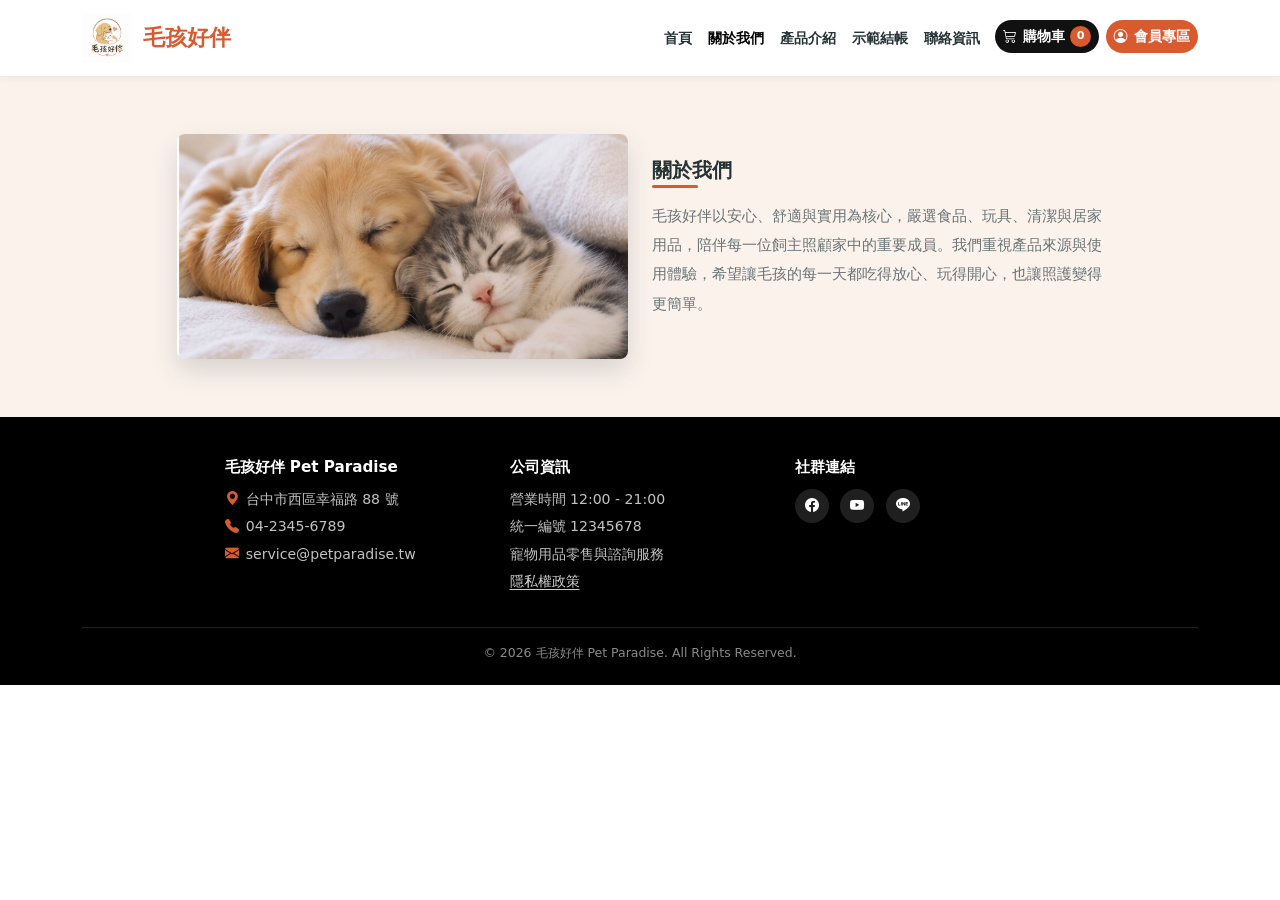
<file: about.html>
<!doctype html>
<html lang="zh-Hant">
<head>
  <meta charset="utf-8">
  <meta name="viewport" content="width=device-width, initial-scale=1">
  <title>關於我們｜毛孩好伴 Pet Paradise</title>
  <link href="https://cdn.jsdelivr.net/npm/bootstrap@5.3.3/dist/css/bootstrap.min.css" rel="stylesheet">
  <link href="https://cdn.jsdelivr.net/npm/bootstrap-icons@1.11.3/font/bootstrap-icons.css" rel="stylesheet">
  <link href="css/style.css?v=20260723-4" rel="stylesheet">
  <!-- Google tag (gtag.js) -->
  <script async src="https://www.googletagmanager.com/gtag/js?id=G-47TN8S91ZG"></script>
  <script>
    window.dataLayer = window.dataLayer || [];
    function gtag(){dataLayer.push(arguments);}
    gtag('js', new Date());
    gtag('config', 'G-47TN8S91ZG');
    gtag('config', 'AW-18338795887');
  </script>
    <!-- 注意：以下為 Meta Pixel（Facebook）Pixel 追蹤碼，用於廣告與轉換衡量；若需移除或修改 ID，請更新此區塊。 -->
    <!-- Meta Pixel Code -->
    <script>
    !function(f,b,e,v,n,t,s)
    {if(f.fbq)return;n=f.fbq=function(){n.callMethod?
    n.callMethod.apply(n,arguments):n.queue.push(arguments)};
    if(!f._fbq)f._fbq=n;n.push=n;n.loaded=!0;n.version='2.0';
    n.queue=[];t=b.createElement(e);t.async=!0;
    t.src=v;s=b.getElementsByTagName(e)[0];
    s.parentNode.insertBefore(t,s)}(window, document,'script',
    'https://connect.facebook.net/en_US/fbevents.js');
    fbq('init', '1790116145766378');
    fbq('track', 'PageView');
    </script>
    <noscript><img height="1" width="1" style="display:none"
    src="https://www.facebook.com/tr?id=1790116145766378&ev=PageView&noscript=1"
    /></noscript>
    <!-- End Meta Pixel Code -->
</head>
<body>
  <nav class="navbar navbar-expand-lg bg-white sticky-top">
    <div class="container">
      <a class="navbar-brand" href="index.html#home">
        <img class="brand-logo" src="images/logo.png" alt="毛孩好伴 Logo">
        <span>毛孩好伴</span>
      </a>
      <button class="navbar-toggler" type="button" data-bs-toggle="collapse" data-bs-target="#mainNav" aria-controls="mainNav" aria-expanded="false" aria-label="切換選單">
        <span class="navbar-toggler-icon"></span>
      </button>
      <div class="collapse navbar-collapse" id="mainNav">
        <ul class="navbar-nav ms-auto mb-2 mb-lg-0">
          <li class="nav-item"><a class="nav-link" href="index.html#home">首頁</a></li>
          <li class="nav-item"><a class="nav-link active" href="#about" aria-current="page">關於我們</a></li>
          <li class="nav-item"><a class="nav-link" href="index.html#products">產品介紹</a></li>
          <li class="nav-item"><a class="nav-link" href="checkout.html">示範結帳</a></li>
          <li class="nav-item"><a class="nav-link" href="#contact">聯絡資訊</a></li>
          <li class="nav-item">
            <a class="nav-link cart-nav-link" href="cart.html">
              <i class="bi bi-cart3"></i>
              購物車
              <span class="cart-count" id="cart-count" aria-label="購物車商品數量">0</span>
            </a>
          </li>
          <li class="nav-item"><a class="nav-link member-nav-link" href="member.html" target="_blank" rel="noopener"><i class="bi bi-person-circle"></i>會員專區</a></li>
        </ul>
      </div>
    </div>
  </nav>

  <main>
    <section id="about" class="about-section">
      <div class="container">
        <div class="row align-items-center justify-content-center g-4">
          <div class="col-lg-5">
            <img class="about-photo" src="images/image_2%20.png" alt="寵物用品店內陳列">
          </div>
          <div class="col-lg-5">
            <h1 class="section-title">關於我們</h1>
            <p class="about-copy">
              毛孩好伴以安心、舒適與實用為核心，嚴選食品、玩具、清潔與居家用品，陪伴每一位飼主照顧家中的重要成員。我們重視產品來源與使用體驗，希望讓毛孩的每一天都吃得放心、玩得開心，也讓照護變得更簡單。
            </p>
          </div>
        </div>
      </div>
    </section>
  </main>

  <footer id="contact" class="site-footer">
    <div class="container">
      <div class="row justify-content-center g-4">
        <div class="col-md-4 col-lg-3">
          <h2 class="footer-title">毛孩好伴 Pet Paradise</h2>
          <ul class="footer-list">
            <li><i class="bi bi-geo-alt-fill"></i>台中市西區幸福路 88 號</li>
            <li><i class="bi bi-telephone-fill"></i>04-2345-6789</li>
            <li><i class="bi bi-envelope-fill"></i>service@petparadise.tw</li>
          </ul>
        </div>
        <div class="col-md-4 col-lg-3">
          <h2 class="footer-title">公司資訊</h2>
          <ul class="footer-list">
            <li>營業時間 12:00 - 21:00</li>
            <li>統一編號 12345678</li>
            <li>寵物用品零售與諮詢服務</li>
            <li><a class="footer-policy-link" href="privacy.html">隱私權政策</a></li>
          </ul>
        </div>
        <div class="col-md-4 col-lg-3">
          <h2 class="footer-title">社群連結</h2>
          <a class="social-link" href="#" target="_blank" rel="noopener" aria-label="Facebook"><i class="bi bi-facebook"></i></a>
          <a class="social-link" href="https://www.youtube.com/channel/UCr2iYjQMy2xFBGYPvs1W5tQ" target="_blank" rel="noopener" aria-label="YouTube"><i class="bi bi-youtube"></i></a>
          <a class="social-link" href="https://line.me/ti/p/KWZ9bWen4d" target="_blank" rel="noopener" aria-label="LINE"><i class="bi bi-line"></i></a>
        </div>
      </div>
      <div class="copyright">
        &copy; 2026 毛孩好伴 Pet Paradise. All Rights Reserved.
      </div>
    </div>
  </footer>

  <script src="https://cdn.jsdelivr.net/npm/bootstrap@5.3.3/dist/js/bootstrap.bundle.min.js"></script>
  <script src="js/cart.js?v=20260718-3"></script>
</body>
</html>
</file>
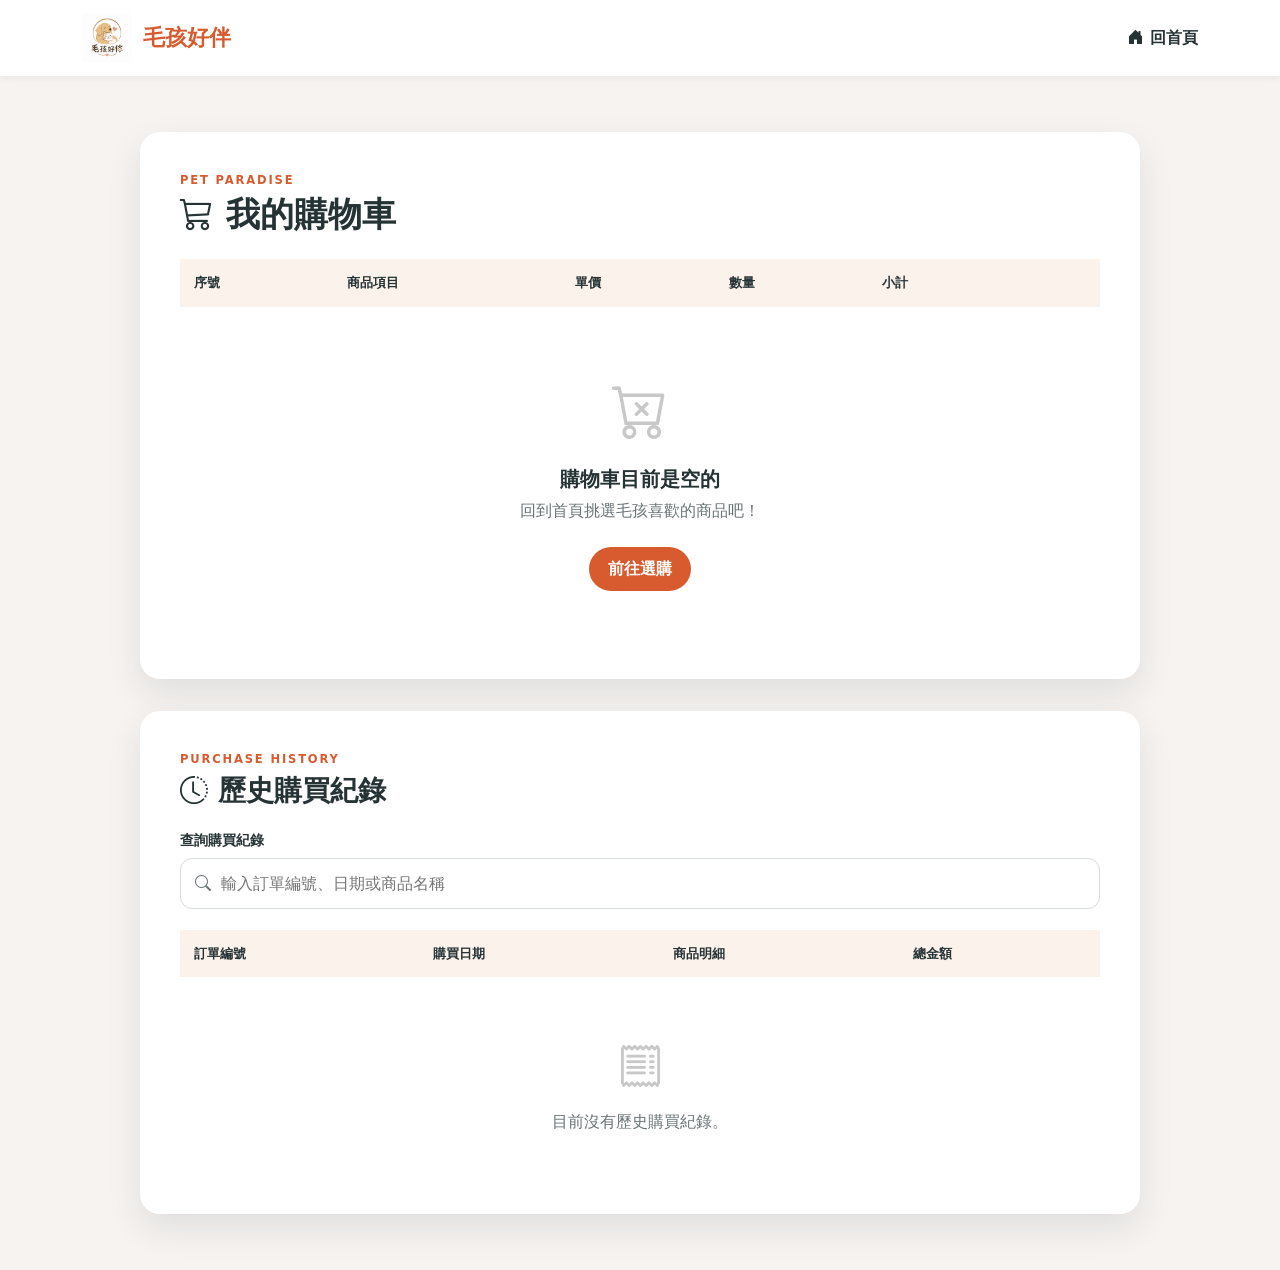
<file: cart.html>
<!doctype html>
<html lang="zh-Hant">
<head>
  <meta charset="utf-8">
  <meta name="viewport" content="width=device-width, initial-scale=1">
  <title>購物車｜毛孩好伴 Pet Paradise</title>
  <link href="https://cdn.jsdelivr.net/npm/bootstrap@5.3.3/dist/css/bootstrap.min.css" rel="stylesheet">
  <link href="https://cdn.jsdelivr.net/npm/bootstrap-icons@1.11.3/font/bootstrap-icons.css" rel="stylesheet">
  <link href="css/style.css?v=20260718-13" rel="stylesheet">
  <script async src="https://www.googletagmanager.com/gtag/js?id=G-47TN8S91ZG"></script>
  <script>
    window.dataLayer = window.dataLayer || [];
    function gtag(){dataLayer.push(arguments);}
    gtag('js', new Date());
    gtag('config', 'G-47TN8S91ZG');
  </script>
    <!-- 注意：以下為 Meta Pixel（Facebook）Pixel 追蹤碼，用於廣告與轉換衡量；若需移除或修改 ID，請更新此區塊。 -->
    <!-- Meta Pixel Code -->
    <script>
    !function(f,b,e,v,n,t,s)
    {if(f.fbq)return;n=f.fbq=function(){n.callMethod?
    n.callMethod.apply(n,arguments):n.queue.push(arguments)};
    if(!f._fbq)f._fbq=n;n.push=n;n.loaded=!0;n.version='2.0';
    n.queue=[];t=b.createElement(e);t.async=!0;
    t.src=v;s=b.getElementsByTagName(e)[0];
    s.parentNode.insertBefore(t,s)}(window, document,'script',
    'https://connect.facebook.net/en_US/fbevents.js');
    fbq('init', '1790116145766378');
    fbq('track', 'PageView');
    </script>
    <noscript><img height="1" width="1" style="display:none"
    src="https://www.facebook.com/tr?id=1790116145766378&ev=PageView&noscript=1"
    /></noscript>
    <!-- End Meta Pixel Code -->
</head>
<body class="cart-page">
  <nav class="navbar bg-white">
    <div class="container">
      <a class="navbar-brand" href="index.html">
        <img class="brand-logo" src="images/logo.png" alt="毛孩好伴 Logo">
        <span>毛孩好伴</span>
      </a>
      <a class="cart-home-link" href="index.html">
        <i class="bi bi-house-door-fill"></i>
        回首頁
      </a>
    </div>
  </nav>

  <main class="cart-main">
    <div class="container">
      <section class="cart-panel" aria-labelledby="cart-title">
        <div class="cart-heading">
          <div>
            <p class="cart-eyebrow">PET PARADISE</p>
            <h1 id="cart-title"><i class="bi bi-cart3"></i> 我的購物車</h1>
          </div>
          <button class="clear-cart-button" id="clear-cart" type="button">
            <i class="bi bi-trash3"></i>
            清空購物車
          </button>
        </div>

        <div class="table-responsive">
          <table class="table cart-table align-middle">
            <thead>
              <tr>
                <th scope="col">序號</th>
                <th scope="col">商品項目</th>
                <th scope="col">單價</th>
                <th scope="col">數量</th>
                <th scope="col">小計</th>
                <th scope="col"><span class="visually-hidden">操作</span></th>
              </tr>
            </thead>
            <tbody id="cart-items"></tbody>
          </table>
        </div>

        <div class="empty-cart" id="empty-cart" hidden>
          <i class="bi bi-cart-x"></i>
          <h2>購物車目前是空的</h2>
          <p>回到首頁挑選毛孩喜歡的商品吧！</p>
          <a href="index.html#products">前往選購</a>
        </div>

        <div class="cart-summary" id="cart-summary">
          <div class="cart-total-line">
            <span>總金額</span>
            <strong id="cart-total">NT$ 0</strong>
          </div>
          <button class="checkout-button" id="checkout-button" type="button">
            <i class="bi bi-bag-check-fill"></i>
            完成購買
          </button>
        </div>
      </section>

      <section class="purchase-history-panel" aria-labelledby="history-title">
        <div class="history-heading">
          <div>
            <p class="cart-eyebrow">PURCHASE HISTORY</p>
            <h2 id="history-title"><i class="bi bi-clock-history"></i> 歷史購買紀錄</h2>
          </div>
          <button class="clear-history-button" id="clear-history" type="button">
            <i class="bi bi-trash3"></i>
            清除紀錄
          </button>
        </div>

        <div class="history-search">
          <label for="history-search-input">查詢購買紀錄</label>
          <div class="history-search-control">
            <i class="bi bi-search"></i>
            <input type="search" id="history-search-input" placeholder="輸入訂單編號、日期或商品名稱">
          </div>
        </div>

        <div class="table-responsive">
          <table class="table history-table align-middle">
            <thead>
              <tr>
                <th scope="col">訂單編號</th>
                <th scope="col">購買日期</th>
                <th scope="col">商品明細</th>
                <th scope="col">總金額</th>
              </tr>
            </thead>
            <tbody id="history-items"></tbody>
          </table>
        </div>

        <div class="empty-history" id="empty-history">
          <i class="bi bi-receipt"></i>
          <p>目前沒有歷史購買紀錄。</p>
        </div>
      </section>
    </div>
  </main>

  <script src="js/cart-page.js?v=20260720-3"></script>
</body>
</html>
</file>
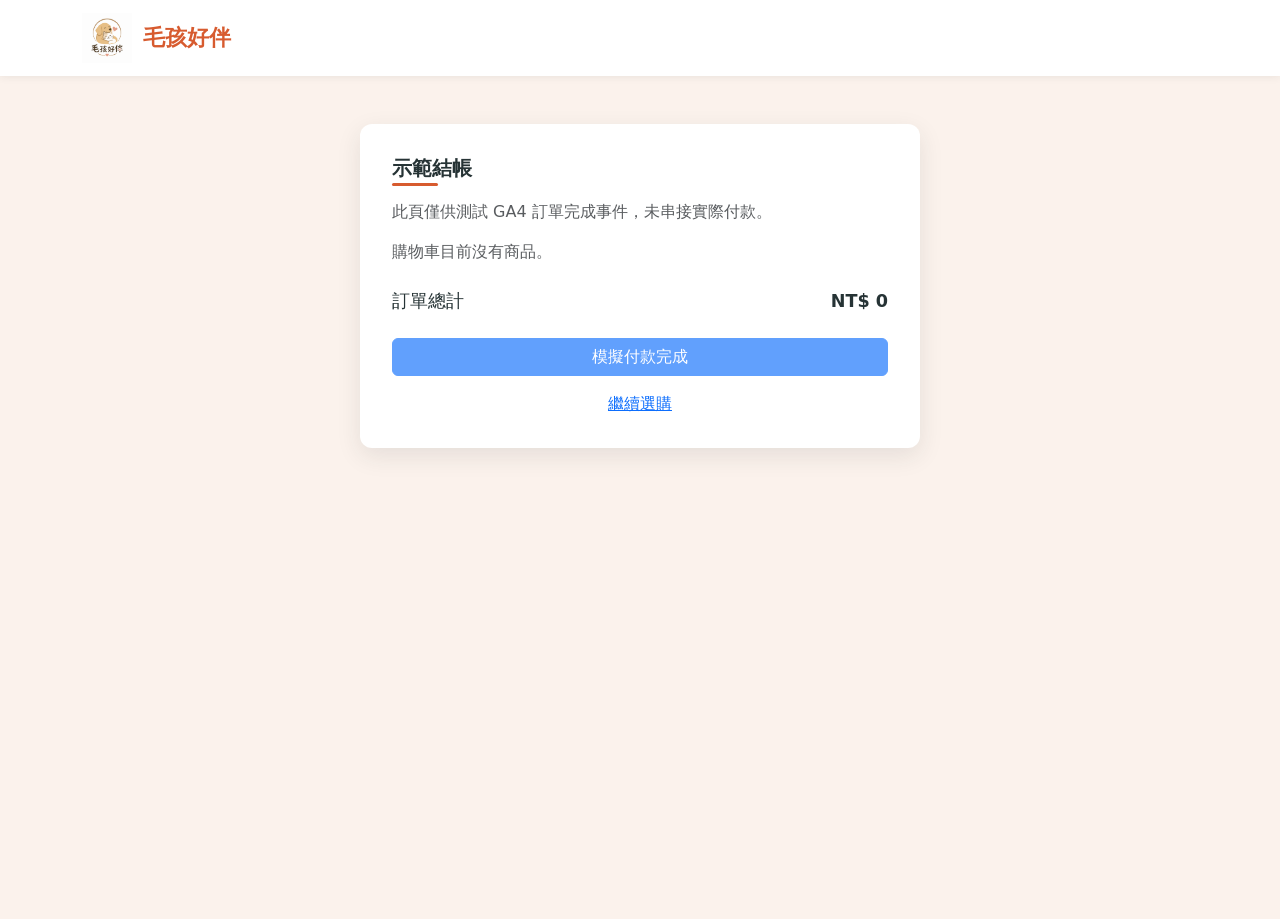
<file: checkout.html>
<!doctype html>
<html lang="zh-Hant">
<head>
  <meta charset="utf-8">
  <meta name="viewport" content="width=device-width, initial-scale=1">
  <title>示範結帳｜毛孩好伴 Pet Paradise</title>
  <link href="https://cdn.jsdelivr.net/npm/bootstrap@5.3.3/dist/css/bootstrap.min.css" rel="stylesheet">
  <link href="css/style.css" rel="stylesheet">
  <script async src="https://www.googletagmanager.com/gtag/js?id=G-47TN8S91ZG"></script>
  <script>
    window.dataLayer = window.dataLayer || [];
    function gtag(){dataLayer.push(arguments);}
    gtag('js', new Date());
    gtag('config', 'G-47TN8S91ZG');
  </script>
    <!-- 注意：以下為 Meta Pixel（Facebook）Pixel 追蹤碼，用於廣告與轉換衡量；若需移除或修改 ID，請更新此區塊。 -->
    <!-- Meta Pixel Code -->
    <script>
    !function(f,b,e,v,n,t,s)
    {if(f.fbq)return;n=f.fbq=function(){n.callMethod?
    n.callMethod.apply(n,arguments):n.queue.push(arguments)};
    if(!f._fbq)f._fbq=n;n.push=n;n.loaded=!0;n.version='2.0';
    n.queue=[];t=b.createElement(e);t.async=!0;
    t.src=v;s=b.getElementsByTagName(e)[0];
    s.parentNode.insertBefore(t,s)}(window, document,'script',
    'https://connect.facebook.net/en_US/fbevents.js');
    fbq('init', '1790116145766378');
    fbq('track', 'PageView');
    </script>
    <noscript><img height="1" width="1" style="display:none"
    src="https://www.facebook.com/tr?id=1790116145766378&ev=PageView&noscript=1"
    /></noscript>
    <!-- End Meta Pixel Code -->
</head>
<body>
  <nav class="navbar bg-white sticky-top">
    <div class="container"><a class="navbar-brand" href="index.html"><img class="brand-logo" src="images/logo.png" alt="毛孩好伴 Logo"><span>毛孩好伴</span></a></div>
  </nav>

  <main class="checkout-page py-5">
    <div class="container">
      <div class="checkout-card mx-auto">
        <h1 class="section-title">示範結帳</h1>
        <p class="text-muted">此頁僅供測試 GA4 訂單完成事件，未串接實際付款。</p>
        <div id="cart-items" class="mb-4"></div>
        <div class="checkout-total d-flex justify-content-between mb-4"><span>訂單總計</span><strong id="cart-total">NT$ 0</strong></div>
        <button id="complete-order" class="btn btn-primary w-100" type="button">模擬付款完成</button>
        <a class="d-block text-center mt-3" href="index.html#products">繼續選購</a>
      </div>
    </div>
  </main>
  <script src="js/checkout.js?v=20260720-1"></script>
</body>
</html>
</file>
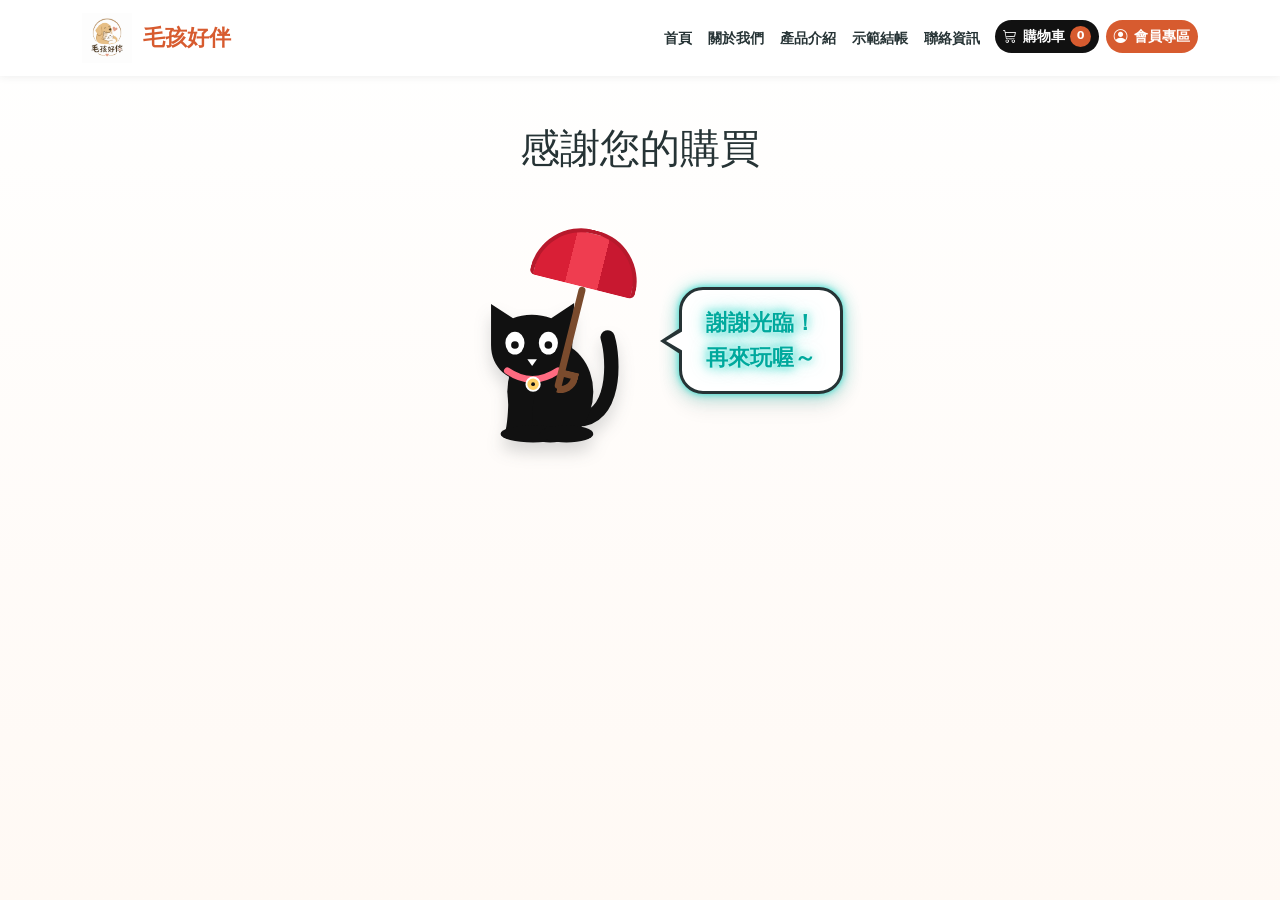
<file: goal.html>
<!doctype html>
<html lang="zh-Hant">
<head>
  <meta charset="utf-8">
  <meta name="viewport" content="width=device-width, initial-scale=1">
  <title>毛孩好伴 Pet Paradise</title>
  <link href="https://cdn.jsdelivr.net/npm/bootstrap@5.3.3/dist/css/bootstrap.min.css" rel="stylesheet">
  <link href="https://cdn.jsdelivr.net/npm/bootstrap-icons@1.11.3/font/bootstrap-icons.css" rel="stylesheet">
  <link href="css/style.css?v=20260723-4" rel="stylesheet">
  <!-- Google tag (gtag.js) -->
<script async src="https://www.googletagmanager.com/gtag/js?id=G-47TN8S91ZG"></script>
<script>
  window.dataLayer = window.dataLayer || [];
  function gtag(){dataLayer.push(arguments);}
  gtag('js', new Date());

  gtag('config', 'G-47TN8S91ZG');
  gtag('config', 'AW-18338795887');
</script>
<!-- 注意：以下為 Meta Pixel（Facebook）Pixel 追蹤碼，用於廣告與轉換衡量；若需移除或修改 ID，請更新此區塊。 -->
<!-- Meta Pixel Code -->
<script>
!function(f,b,e,v,n,t,s)
{if(f.fbq)return;n=f.fbq=function(){n.callMethod?
n.callMethod.apply(n,arguments):n.queue.push(arguments)};
if(!f._fbq)f._fbq=n;n.push=n;n.loaded=!0;n.version='2.0';
n.queue=[];t=b.createElement(e);t.async=!0;
t.src=v;s=b.getElementsByTagName(e)[0];
s.parentNode.insertBefore(t,s)}(window, document,'script',
'https://connect.facebook.net/en_US/fbevents.js');
fbq('init', '1790116145766378');
fbq('track', 'PageView');
</script>
<noscript><img height="1" width="1" style="display:none"
src="https://www.facebook.com/tr?id=1790116145766378&ev=PageView&noscript=1"
/></noscript>
<!-- End Meta Pixel Code -->
</head>
<body class="goal-page">
  <div class="goal-confetti" id="goal-confetti" aria-hidden="true"></div>
  <nav class="navbar navbar-expand-lg bg-white sticky-top">
    <div class="container">
      <a class="navbar-brand" href="#">
        <img class="brand-logo" src="images/logo.png" alt="毛孩好伴 Logo">
        <span>毛孩好伴</span>
      </a>
      <button class="navbar-toggler" type="button" data-bs-toggle="collapse" data-bs-target="#mainNav" aria-controls="mainNav" aria-expanded="false" aria-label="切換選單">
        <span class="navbar-toggler-icon"></span>
      </button>
      <div class="collapse navbar-collapse" id="mainNav">
        <ul class="navbar-nav ms-auto mb-2 mb-lg-0">
          <li class="nav-item"><a class="nav-link" href="index.html">首頁</a></li>
          <li class="nav-item"><a class="nav-link" href="#about">關於我們</a></li>
          <li class="nav-item"><a class="nav-link" href="#products">產品介紹</a></li>
          <li class="nav-item"><a class="nav-link" href="checkout.html">示範結帳</a></li>
          <li class="nav-item"><a class="nav-link" href="#contact">聯絡資訊</a></li>
          <li class="nav-item">
            <a class="nav-link cart-nav-link" href="cart.html">
              <i class="bi bi-cart3"></i>
              購物車
              <span class="cart-count" id="cart-count" aria-label="購物車商品數量">0</span>
            </a>
          </li>
          <li class="nav-item"><a class="nav-link member-nav-link" href="member.html" target="_blank" rel="noopener"><i class="bi bi-person-circle"></i>會員專區</a></li>
        </ul>
      </div>
    </div>
  </nav>

  <main class="goal-main container py-5 text-center">
    <h1>感謝您的購買</h1>
    <section class="goal-celebration" aria-label="購買完成祝福">
      <div class="goal-character" aria-hidden="true">
        <div class="goal-umbrella">
          <span class="goal-umbrella-canopy"></span>
          <span class="goal-umbrella-handle"></span>
        </div>
        <img class="goal-celebration-cat" src="images/black-cat.svg" alt="">
      </div>
      <p class="goal-speech-bubble">謝謝光臨！<br>再來玩喔～</p>
    </section>
  </main>

  <script src="https://cdn.jsdelivr.net/npm/bootstrap@5.3.3/dist/js/bootstrap.bundle.min.js"></script>
  <script src="js/cart.js?v=20260718-3"></script>
  <script src="js/goal.js?v=20260727-3"></script>
</body>
</html>
</file>
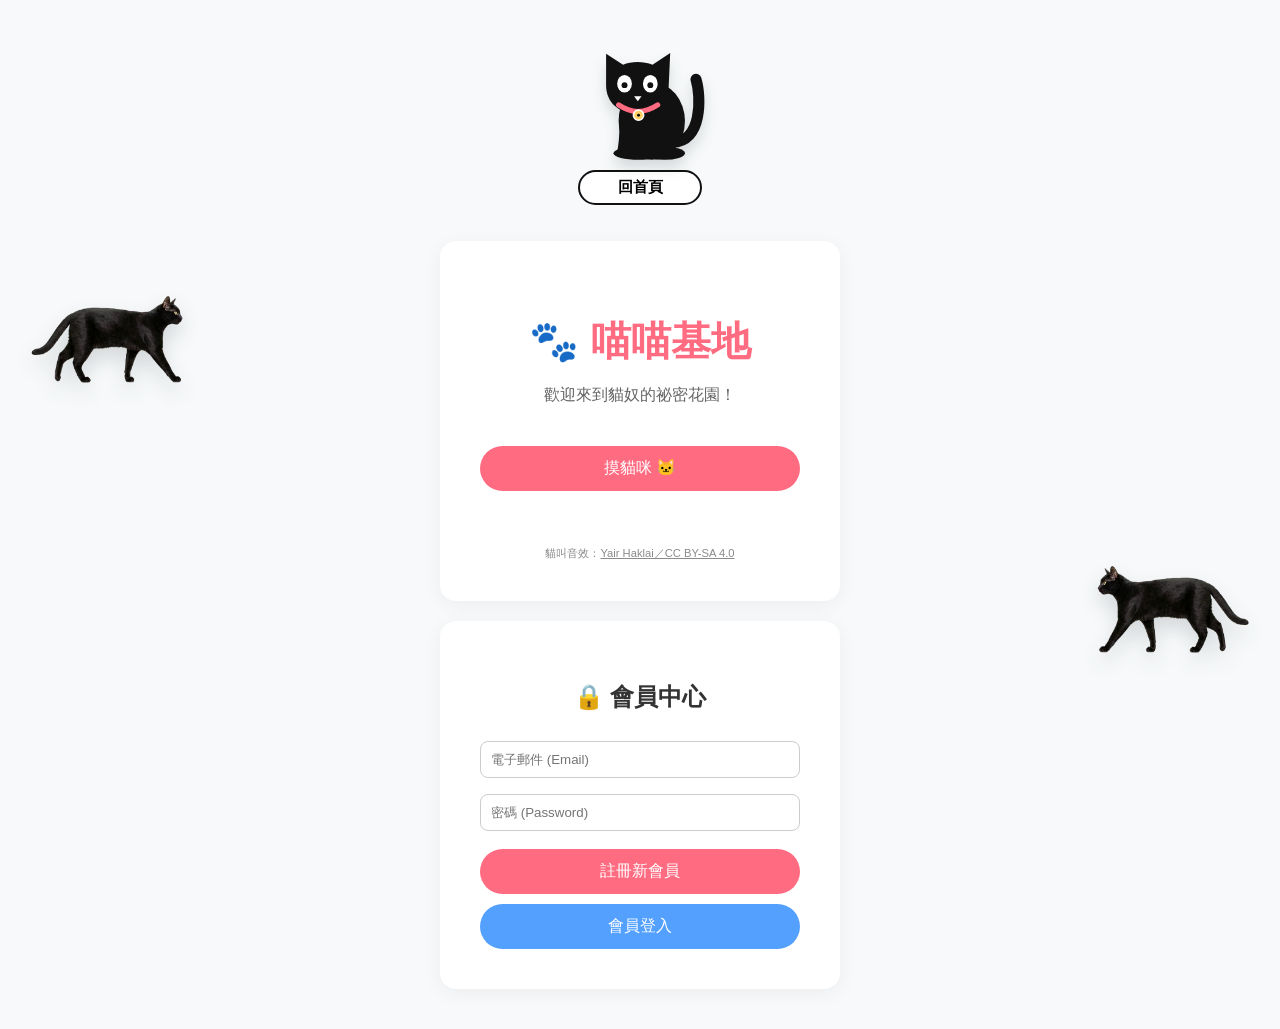
<file: member-profile.html>
<!doctype html>
<html lang="zh-Hant">
<head>
  <meta charset="utf-8">
  <meta name="viewport" content="width=device-width, initial-scale=1">
  <title>會員資料｜毛孩好伴 Pet Paradise</title>
  <link href="css/style.css?v=20260718-10" rel="stylesheet">
  <!-- 注意：以下為 Meta Pixel（Facebook）Pixel 追蹤碼，用於廣告與轉換衡量；若需移除或修改 ID，請更新此區塊。 -->
  <!-- Meta Pixel Code -->
  <script>
  !function(f,b,e,v,n,t,s)
  {if(f.fbq)return;n=f.fbq=function(){n.callMethod?
  n.callMethod.apply(n,arguments):n.queue.push(arguments)};
  if(!f._fbq)f._fbq=n;n.push=n;n.loaded=!0;n.version='2.0';
  n.queue=[];t=b.createElement(e);t.async=!0;
  t.src=v;s=b.getElementsByTagName(e)[0];
  s.parentNode.insertBefore(t,s)}(window, document,'script',
  'https://connect.facebook.net/en_US/fbevents.js');
  fbq('init', '1790116145766378');
  fbq('track', 'PageView');
  </script>
  <noscript><img height="1" width="1" style="display:none"
  src="https://www.facebook.com/tr?id=1790116145766378&ev=PageView&noscript=1"
  /></noscript>
  <!-- End Meta Pixel Code -->
</head>
<body class="profile-page">
  <main class="profile-main">
    <section class="profile-card" aria-labelledby="profile-title">
      <a class="profile-back-link" href="member.html">← 返回會員專區</a>
      <p class="profile-eyebrow">MEMBER PROFILE</p>
      <h1 id="profile-title">🐾 會員資料</h1>
      <p class="profile-description">請完成以下資料，標示「必填」的欄位不可留白。</p>

      <form id="profile-form">
        <div class="profile-field">
          <label for="profile-name">姓名 <span>必填</span></label>
          <input type="text" id="profile-name" name="name" autocomplete="name" required maxlength="50">
        </div>

        <div class="profile-field">
          <label for="profile-birthday">出生年月日 <span>必填</span></label>
          <input type="date" id="profile-birthday" name="birthday" autocomplete="bday" required>
        </div>

        <div class="profile-field">
          <label for="profile-phone">聯絡電話 <span>必填</span></label>
          <input type="tel" id="profile-phone" name="phone" autocomplete="tel" required maxlength="20" placeholder="例如：0912-345-678">
        </div>

        <div class="profile-field">
          <label for="profile-email">Email <span>必填</span></label>
          <input type="email" id="profile-email" name="email" autocomplete="email" required readonly>
        </div>

        <div class="profile-field">
          <label for="profile-address">地址 <small>選填</small></label>
          <input type="text" id="profile-address" name="address" autocomplete="street-address" maxlength="120">
        </div>

        <button class="profile-save-button" type="submit">儲存會員資料</button>
        <p class="profile-status" id="profile-status" role="status" aria-live="polite"></p>
      </form>

      <p class="profile-storage-note">資料僅儲存在目前裝置的瀏覽器本機端。</p>
    </section>
  </main>

  <script src="js/member-profile.js?v=20260718-1"></script>
</body>
</html>
</file>
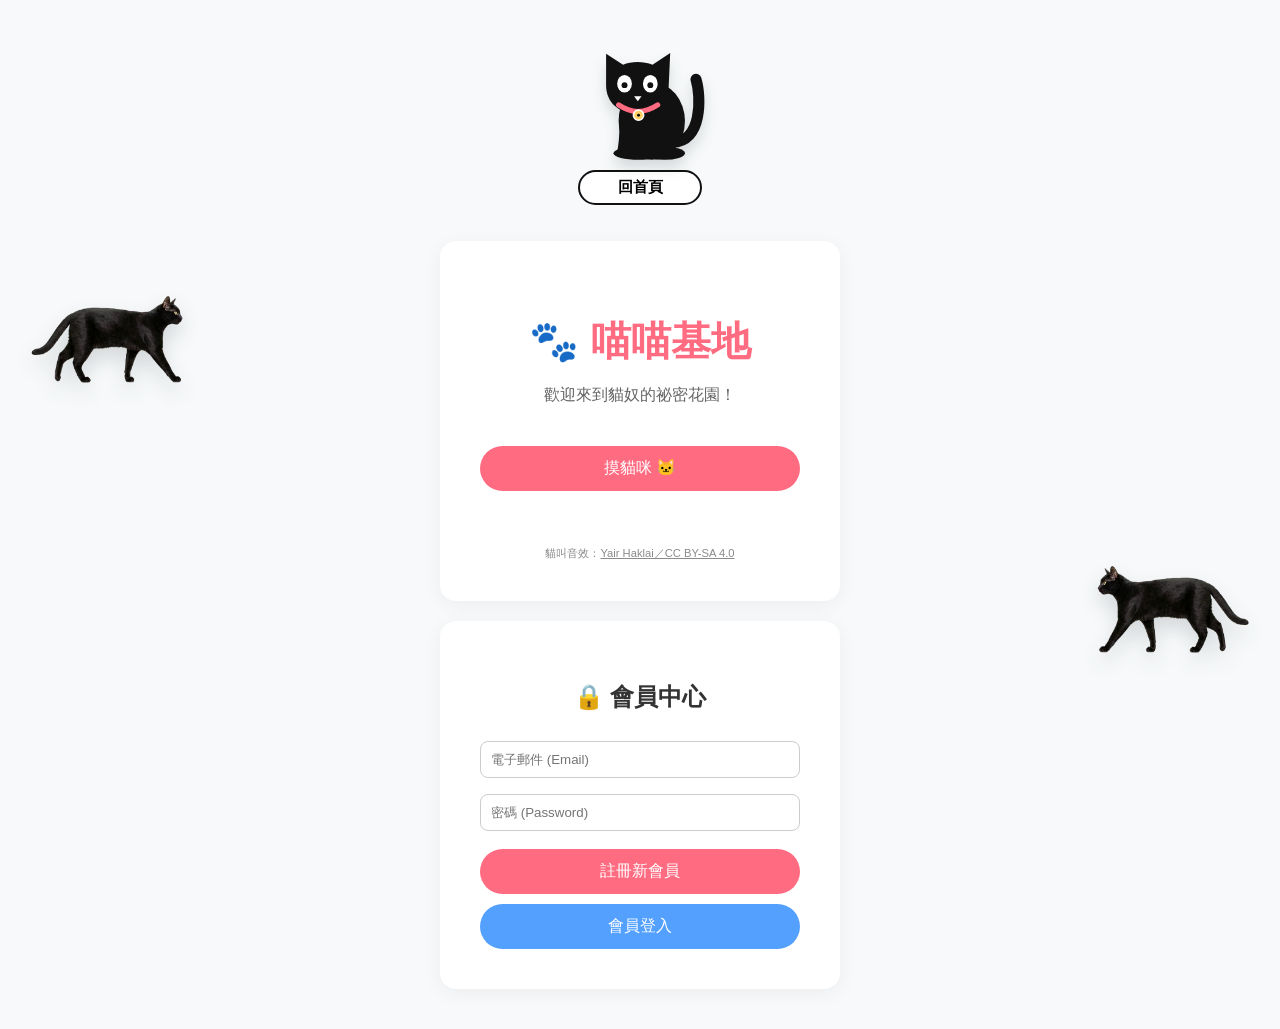
<file: member.html>
<!doctype html>
<html lang="zh-Hant">
<head>
  <meta charset="utf-8">
  <meta name="viewport" content="width=device-width, initial-scale=1">
  <title>喵喵基地 meowmeow - 會員版</title>
  <link href="css/style.css?v=20260718-20" rel="stylesheet">
  <!--以下為Google tag(gtag.js)GA4全域頁面瀏覽追蹤-->
  <!-- Google tag (gtag.js) -->
<script async src="https://www.googletagmanager.com/gtag/js?id=G-47TN8S91ZG"></script>
<script>
  window.dataLayer = window.dataLayer || [];
  function gtag(){dataLayer.push(arguments);}
  gtag('js', new Date());

  gtag('config', 'G-47TN8S91ZG');
</script>
<!-- 注意：以下為 Meta Pixel（Facebook）Pixel 追蹤碼，用於廣告與轉換衡量；若需移除或修改 ID，請更新此區塊。 -->
<!-- Meta Pixel Code -->
<script>
!function(f,b,e,v,n,t,s)
{if(f.fbq)return;n=f.fbq=function(){n.callMethod?
n.callMethod.apply(n,arguments):n.queue.push(arguments)};
if(!f._fbq)f._fbq=n;n.push=n;n.loaded=!0;n.version='2.0';
n.queue=[];t=b.createElement(e);t.async=!0;
t.src=v;s=b.getElementsByTagName(e)[0];
s.parentNode.insertBefore(t,s)}(window, document,'script',
'https://connect.facebook.net/en_US/fbevents.js');
fbq('init', '1790116145766378');
fbq('track', 'PageView');
</script>
<noscript><img height="1" width="1" style="display:none"
src="https://www.facebook.com/tr?id=1790116145766378&ev=PageView&noscript=1"
/></noscript>
<!-- End Meta Pixel Code -->
</head>
<body class="member-page">
  <div class="wandering-cat wandering-cat-left" aria-hidden="true">
    <span class="wandering-cat-figure">
      <span class="real-cat-sprite"></span>
    </span>
  </div>
  <div class="wandering-cat wandering-cat-right" aria-hidden="true">
    <span class="wandering-cat-figure">
      <span class="real-cat-sprite"></span>
    </span>
  </div>

  <main>
    <nav class="member-home-nav" aria-label="返回首頁">
      <a class="home-cat-button" href="index.html">
        <img class="home-cat-art" src="images/black-cat.svg" alt="">
        <span class="home-cat-label">回首頁</span>
      </a>
    </nav>

    <section class="member-container" aria-labelledby="member-site-title">
      <h1 id="member-site-title">🐾 喵喵基地</h1>
      <p>歡迎來到貓奴的祕密花園！</p>
      <button class="meow-btn" id="meow-button" type="button">摸貓咪 🐱</button>
      <div class="sound" id="sound" aria-live="polite"></div>
      <small class="audio-credit">
        貓叫音效：<a href="https://commons.wikimedia.org/wiki/File:Audio_file_of_cat_meowing.ogg" target="_blank" rel="noopener">Yair Haklai／CC BY-SA 4.0</a>
      </small>
    </section>

    <section class="member-container" aria-labelledby="member-center-title">
      <h2 id="member-center-title">🔒 會員中心</h2>

      <div id="auth-logged-out" class="auth-form">
        <input type="email" id="email" placeholder="電子郵件 (Email)" autocomplete="email">
        <input type="password" id="password" placeholder="密碼 (Password)" autocomplete="current-password">
        <button class="auth-btn" id="signup-button" type="button">註冊新會員</button>
        <button class="auth-btn login-btn" id="login-button" type="button">會員登入</button>
      </div>

      <div id="auth-logged-in" class="hidden">
        <div class="user-info" id="user-display">歡迎回來，會員！</div>
        <p>🎉 恭喜解鎖會員專屬特權（這裡可以放會員才看得到的內容）</p>
        <a class="profile-link-button" href="member-profile.html">查看／編輯會員資料</a>
        <button class="auth-btn logout-btn" id="logout-button" type="button">登出</button>
      </div>
    </section>
  </main>

  <script src="js/member.js?v=20260718-4"></script>
</body>
</html>
</file>
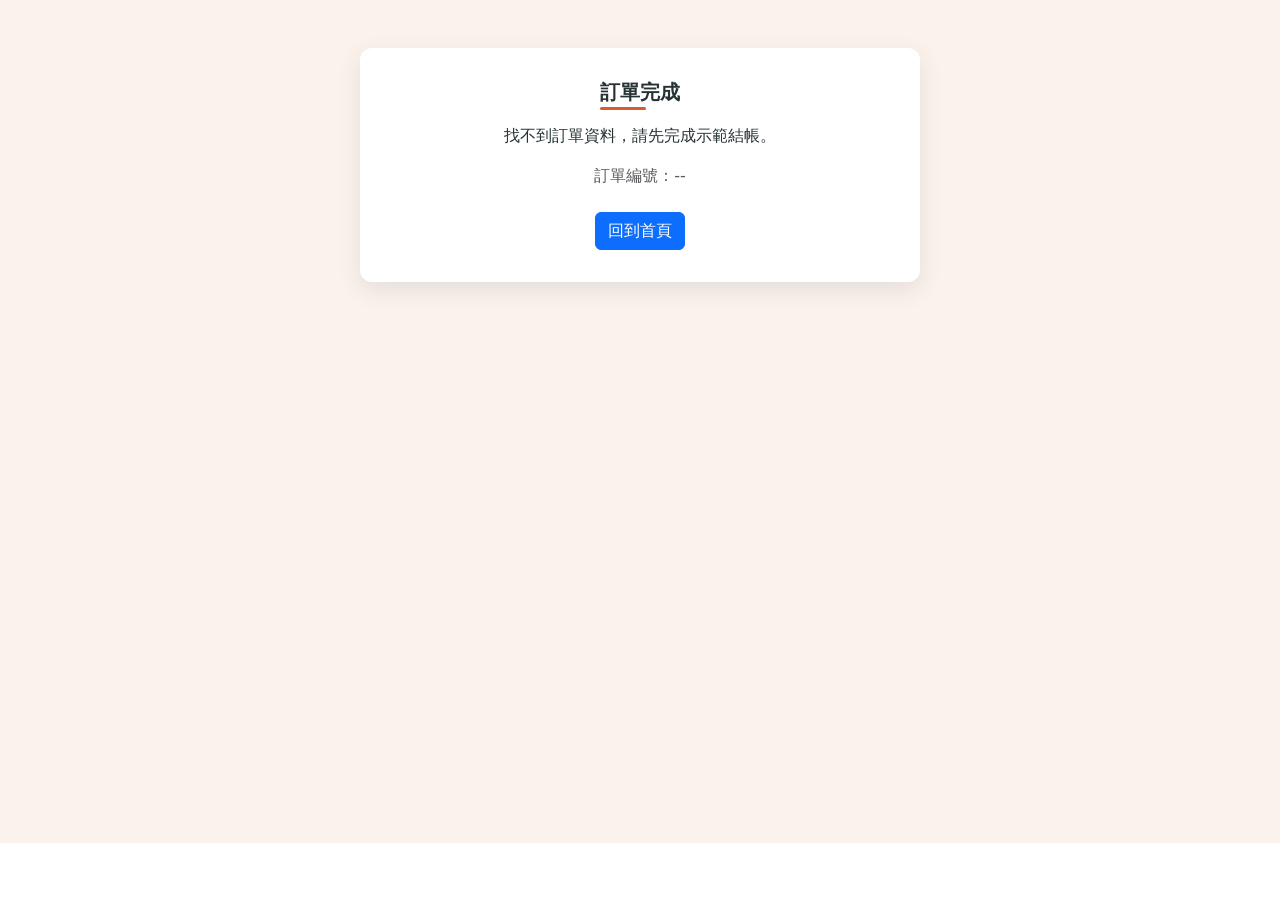
<file: order-success.html>
<!doctype html>
<html lang="zh-Hant">
<head>
  <meta charset="utf-8">
  <meta name="viewport" content="width=device-width, initial-scale=1">
  <title>訂單完成｜毛孩好伴 Pet Paradise</title>
  <link href="https://cdn.jsdelivr.net/npm/bootstrap@5.3.3/dist/css/bootstrap.min.css" rel="stylesheet">
  <link href="css/style.css" rel="stylesheet">
  <script async src="https://www.googletagmanager.com/gtag/js?id=G-47TN8S91ZG"></script>
  <script>
    window.dataLayer = window.dataLayer || [];
    function gtag(){dataLayer.push(arguments);}
    gtag('js', new Date());
    gtag('config', 'G-47TN8S91ZG');
  </script>
    <!-- 注意：以下為 Meta Pixel（Facebook）Pixel 追蹤碼，用於廣告與轉換衡量；若需移除或修改 ID，請更新此區塊。 -->
    <!-- Meta Pixel Code -->
    <script>
    !function(f,b,e,v,n,t,s)
    {if(f.fbq)return;n=f.fbq=function(){n.callMethod?
    n.callMethod.apply(n,arguments):n.queue.push(arguments)};
    if(!f._fbq)f._fbq=n;n.push=n;n.loaded=!0;n.version='2.0';
    n.queue=[];t=b.createElement(e);t.async=!0;
    t.src=v;s=b.getElementsByTagName(e)[0];
    s.parentNode.insertBefore(t,s)}(window, document,'script',
    'https://connect.facebook.net/en_US/fbevents.js');
    fbq('init', '1790116145766378');
    fbq('track', 'PageView');
    </script>
    <noscript><img height="1" width="1" style="display:none"
    src="https://www.facebook.com/tr?id=1790116145766378&ev=PageView&noscript=1"
    /></noscript>
    <!-- End Meta Pixel Code -->
</head>
<body>
  <main class="checkout-page py-5">
    <div class="container">
      <section class="checkout-card success-card mx-auto text-center">
        <h1 class="section-title">訂單完成</h1>
        <p>已完成模擬付款，GA4 的 <code>purchase</code> 事件已送出。</p>
        <p class="text-muted mb-4">訂單編號：<span id="transaction-id">--</span></p>
        <a class="btn btn-primary" href="index.html">回到首頁</a>
      </section>
    </div>
  </main>
  <script src="js/order-success.js"></script>
</body>
</html>
</file>
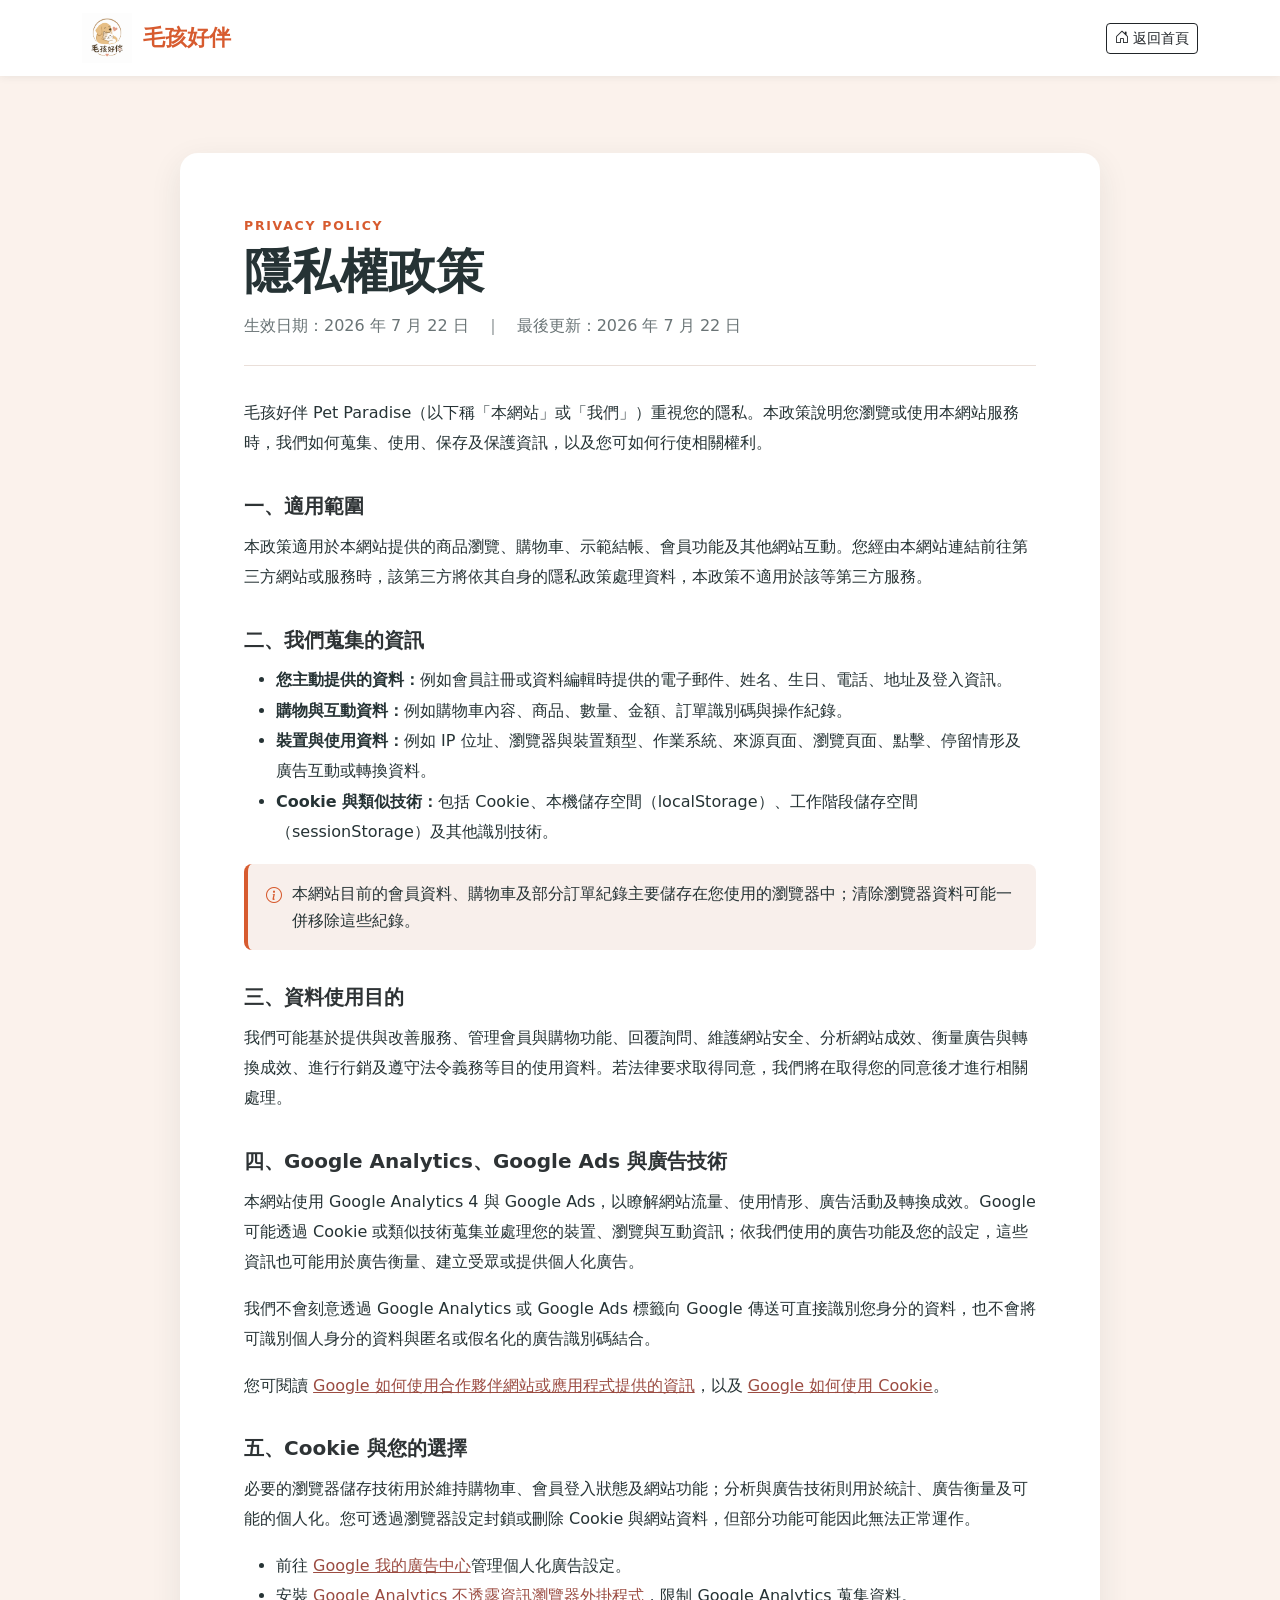
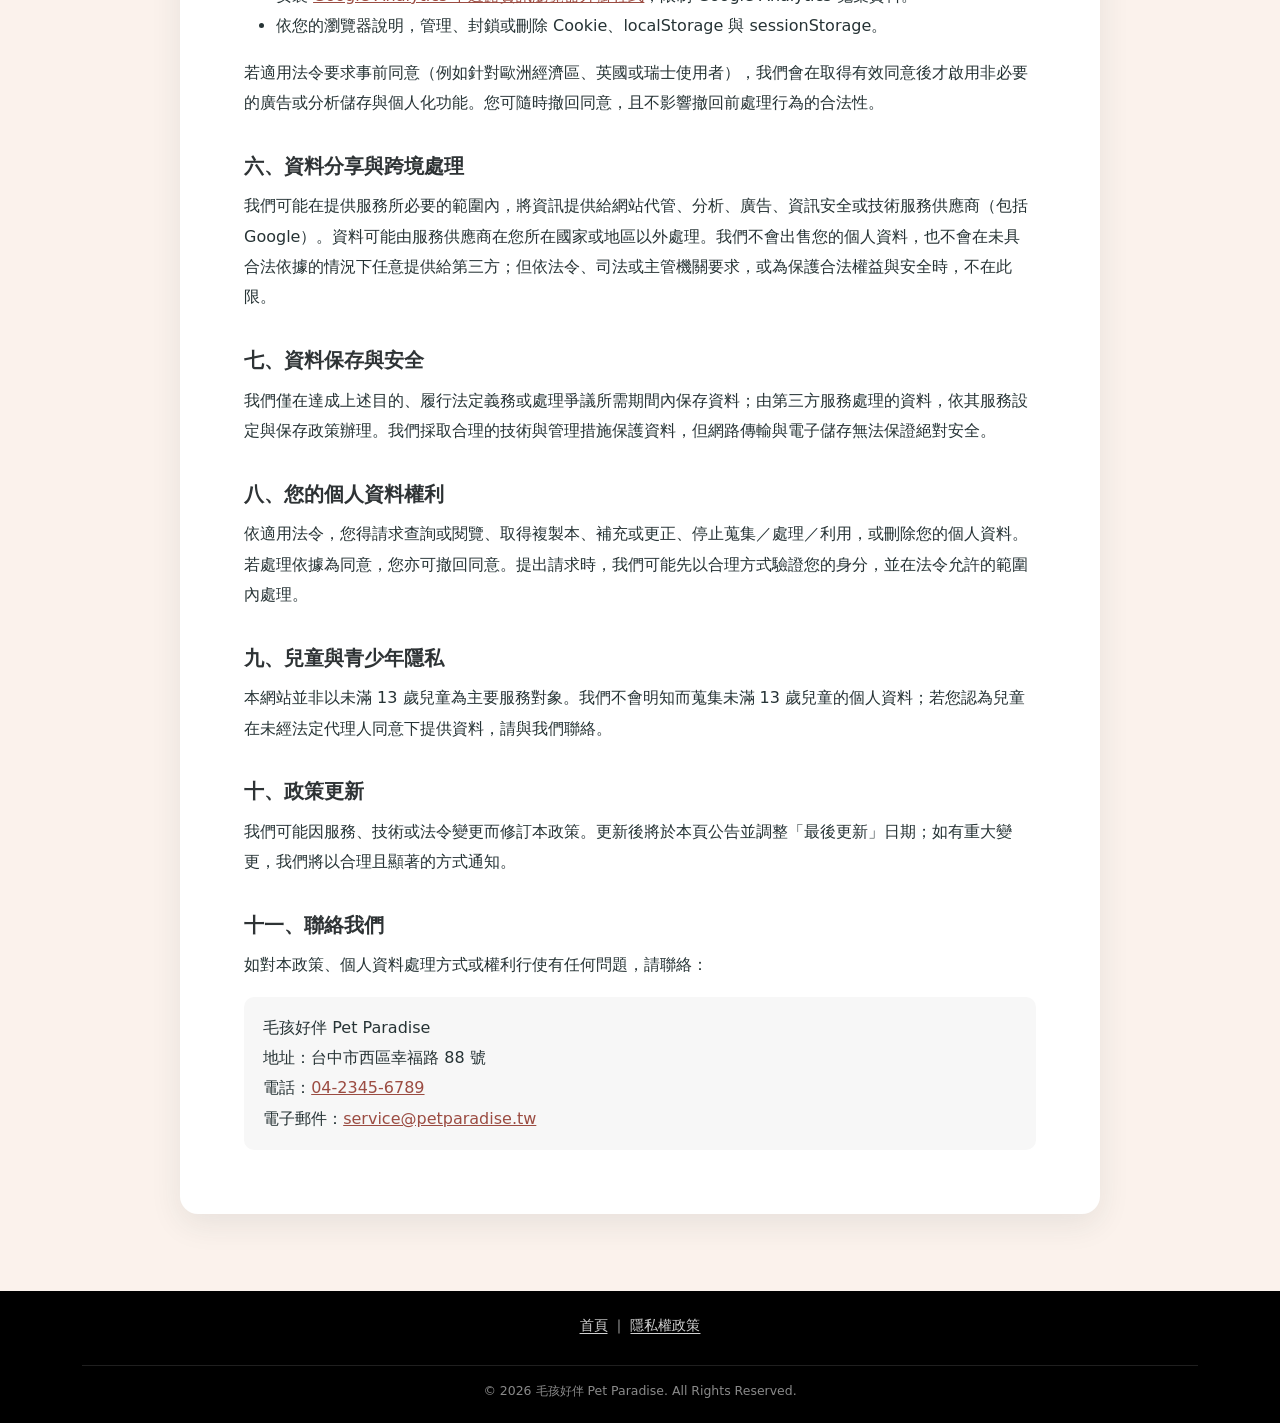
<file: privacy.html>
<!doctype html>
<html lang="zh-Hant">
<head>
  <meta charset="utf-8">
  <meta name="viewport" content="width=device-width, initial-scale=1">
  <meta name="description" content="毛孩好伴 Pet Paradise 隱私權政策，說明個人資料、Cookie、Google Analytics 與 Google Ads 的蒐集、使用及管理方式。">
  <title>隱私權政策｜毛孩好伴 Pet Paradise</title>
  <link href="https://cdn.jsdelivr.net/npm/bootstrap@5.3.3/dist/css/bootstrap.min.css" rel="stylesheet">
  <link href="https://cdn.jsdelivr.net/npm/bootstrap-icons@1.11.3/font/bootstrap-icons.css" rel="stylesheet">
  <link href="css/style.css?v=20260722-1" rel="stylesheet">
  <!-- 注意：以下為 Meta Pixel（Facebook）Pixel 追蹤碼，用於廣告與轉換衡量；若需移除或修改 ID，請更新此區塊。 -->
  <!-- Meta Pixel Code -->
  <script>
  !function(f,b,e,v,n,t,s)
  {if(f.fbq)return;n=f.fbq=function(){n.callMethod?
  n.callMethod.apply(n,arguments):n.queue.push(arguments)};
  if(!f._fbq)f._fbq=n;n.push=n;n.loaded=!0;n.version='2.0';
  n.queue=[];t=b.createElement(e);t.async=!0;
  t.src=v;s=b.getElementsByTagName(e)[0];
  s.parentNode.insertBefore(t,s)}(window, document,'script',
  'https://connect.facebook.net/en_US/fbevents.js');
  fbq('init', '1790116145766378');
  fbq('track', 'PageView');
  </script>
  <noscript><img height="1" width="1" style="display:none"
  src="https://www.facebook.com/tr?id=1790116145766378&ev=PageView&noscript=1"
  /></noscript>
  <!-- End Meta Pixel Code -->
</head>
<body>
  <nav class="navbar navbar-expand-lg bg-white sticky-top">
    <div class="container">
      <a class="navbar-brand" href="index.html" aria-label="返回毛孩好伴首頁">
        <img class="brand-logo" src="images/logo.png" alt="毛孩好伴 Logo">
        <span>毛孩好伴</span>
      </a>
      <a class="btn btn-outline-dark btn-sm" href="index.html">
        <i class="bi bi-house-door me-1" aria-hidden="true"></i>返回首頁
      </a>
    </div>
  </nav>

  <main class="privacy-page">
    <div class="container">
      <article class="privacy-card">
        <header class="privacy-header">
          <span class="privacy-eyebrow">PRIVACY POLICY</span>
          <h1>隱私權政策</h1>
          <p>生效日期：2026 年 7 月 22 日　｜　最後更新：2026 年 7 月 22 日</p>
        </header>

        <p>毛孩好伴 Pet Paradise（以下稱「本網站」或「我們」）重視您的隱私。本政策說明您瀏覽或使用本網站服務時，我們如何蒐集、使用、保存及保護資訊，以及您可如何行使相關權利。</p>

        <section aria-labelledby="privacy-scope">
          <h2 id="privacy-scope">一、適用範圍</h2>
          <p>本政策適用於本網站提供的商品瀏覽、購物車、示範結帳、會員功能及其他網站互動。您經由本網站連結前往第三方網站或服務時，該第三方將依其自身的隱私政策處理資料，本政策不適用於該等第三方服務。</p>
        </section>

        <section aria-labelledby="privacy-data">
          <h2 id="privacy-data">二、我們蒐集的資訊</h2>
          <ul>
            <li><strong>您主動提供的資料：</strong>例如會員註冊或資料編輯時提供的電子郵件、姓名、生日、電話、地址及登入資訊。</li>
            <li><strong>購物與互動資料：</strong>例如購物車內容、商品、數量、金額、訂單識別碼與操作紀錄。</li>
            <li><strong>裝置與使用資料：</strong>例如 IP 位址、瀏覽器與裝置類型、作業系統、來源頁面、瀏覽頁面、點擊、停留情形及廣告互動或轉換資料。</li>
            <li><strong>Cookie 與類似技術：</strong>包括 Cookie、本機儲存空間（localStorage）、工作階段儲存空間（sessionStorage）及其他識別技術。</li>
          </ul>
          <div class="privacy-note">
            <i class="bi bi-info-circle" aria-hidden="true"></i>
            本網站目前的會員資料、購物車及部分訂單紀錄主要儲存在您使用的瀏覽器中；清除瀏覽器資料可能一併移除這些紀錄。
          </div>
        </section>

        <section aria-labelledby="privacy-purpose">
          <h2 id="privacy-purpose">三、資料使用目的</h2>
          <p>我們可能基於提供與改善服務、管理會員與購物功能、回覆詢問、維護網站安全、分析網站成效、衡量廣告與轉換成效、進行行銷及遵守法令義務等目的使用資料。若法律要求取得同意，我們將在取得您的同意後才進行相關處理。</p>
        </section>

        <section aria-labelledby="privacy-google">
          <h2 id="privacy-google">四、Google Analytics、Google Ads 與廣告技術</h2>
          <p>本網站使用 Google Analytics 4 與 Google Ads，以瞭解網站流量、使用情形、廣告活動及轉換成效。Google 可能透過 Cookie 或類似技術蒐集並處理您的裝置、瀏覽與互動資訊；依我們使用的廣告功能及您的設定，這些資訊也可能用於廣告衡量、建立受眾或提供個人化廣告。</p>
          <p>我們不會刻意透過 Google Analytics 或 Google Ads 標籤向 Google 傳送可直接識別您身分的資料，也不會將可識別個人身分的資料與匿名或假名化的廣告識別碼結合。</p>
          <p>您可閱讀 <a href="https://business.safety.google/privacy/" target="_blank" rel="noopener noreferrer">Google 如何使用合作夥伴網站或應用程式提供的資訊</a>，以及 <a href="https://policies.google.com/technologies/cookies?hl=zh-TW" target="_blank" rel="noopener noreferrer">Google 如何使用 Cookie</a>。</p>
        </section>

        <section aria-labelledby="privacy-cookie-control">
          <h2 id="privacy-cookie-control">五、Cookie 與您的選擇</h2>
          <p>必要的瀏覽器儲存技術用於維持購物車、會員登入狀態及網站功能；分析與廣告技術則用於統計、廣告衡量及可能的個人化。您可透過瀏覽器設定封鎖或刪除 Cookie 與網站資料，但部分功能可能因此無法正常運作。</p>
          <ul>
            <li>前往 <a href="https://myadcenter.google.com/" target="_blank" rel="noopener noreferrer">Google 我的廣告中心</a>管理個人化廣告設定。</li>
            <li>安裝 <a href="https://tools.google.com/dlpage/gaoptout" target="_blank" rel="noopener noreferrer">Google Analytics 不透露資訊瀏覽器外掛程式</a>，限制 Google Analytics 蒐集資料。</li>
            <li>依您的瀏覽器說明，管理、封鎖或刪除 Cookie、localStorage 與 sessionStorage。</li>
          </ul>
          <p>若適用法令要求事前同意（例如針對歐洲經濟區、英國或瑞士使用者），我們會在取得有效同意後才啟用非必要的廣告或分析儲存與個人化功能。您可隨時撤回同意，且不影響撤回前處理行為的合法性。</p>
        </section>

        <section aria-labelledby="privacy-sharing">
          <h2 id="privacy-sharing">六、資料分享與跨境處理</h2>
          <p>我們可能在提供服務所必要的範圍內，將資訊提供給網站代管、分析、廣告、資訊安全或技術服務供應商（包括 Google）。資料可能由服務供應商在您所在國家或地區以外處理。我們不會出售您的個人資料，也不會在未具合法依據的情況下任意提供給第三方；但依法令、司法或主管機關要求，或為保護合法權益與安全時，不在此限。</p>
        </section>

        <section aria-labelledby="privacy-retention">
          <h2 id="privacy-retention">七、資料保存與安全</h2>
          <p>我們僅在達成上述目的、履行法定義務或處理爭議所需期間內保存資料；由第三方服務處理的資料，依其服務設定與保存政策辦理。我們採取合理的技術與管理措施保護資料，但網路傳輸與電子儲存無法保證絕對安全。</p>
        </section>

        <section aria-labelledby="privacy-rights">
          <h2 id="privacy-rights">八、您的個人資料權利</h2>
          <p>依適用法令，您得請求查詢或閱覽、取得複製本、補充或更正、停止蒐集／處理／利用，或刪除您的個人資料。若處理依據為同意，您亦可撤回同意。提出請求時，我們可能先以合理方式驗證您的身分，並在法令允許的範圍內處理。</p>
        </section>

        <section aria-labelledby="privacy-children">
          <h2 id="privacy-children">九、兒童與青少年隱私</h2>
          <p>本網站並非以未滿 13 歲兒童為主要服務對象。我們不會明知而蒐集未滿 13 歲兒童的個人資料；若您認為兒童在未經法定代理人同意下提供資料，請與我們聯絡。</p>
        </section>

        <section aria-labelledby="privacy-update">
          <h2 id="privacy-update">十、政策更新</h2>
          <p>我們可能因服務、技術或法令變更而修訂本政策。更新後將於本頁公告並調整「最後更新」日期；如有重大變更，我們將以合理且顯著的方式通知。</p>
        </section>

        <section aria-labelledby="privacy-contact">
          <h2 id="privacy-contact">十一、聯絡我們</h2>
          <p>如對本政策、個人資料處理方式或權利行使有任何問題，請聯絡：</p>
          <address>
            毛孩好伴 Pet Paradise<br>
            地址：台中市西區幸福路 88 號<br>
            電話：<a href="tel:+886423456789">04-2345-6789</a><br>
            電子郵件：<a href="mailto:service@petparadise.tw">service@petparadise.tw</a>
          </address>
        </section>
      </article>
    </div>
  </main>

  <footer class="site-footer privacy-footer">
    <div class="container text-center">
      <a class="footer-policy-link" href="index.html">首頁</a>
      <span aria-hidden="true">｜</span>
      <a class="footer-policy-link" href="privacy.html" aria-current="page">隱私權政策</a>
      <div class="copyright">&copy; 2026 毛孩好伴 Pet Paradise. All Rights Reserved.</div>
    </div>
  </footer>
</body>
</html>
</file>
<file: css/style.css>
:root {
  --brand: #d75b2f;
  --ink: #263335;
  --muted: #6a7476;
  --paper: #fbf2ec;
  --footer: #000000;
}

body {
  color: var(--ink);
  font-family: "Noto Sans TC", "Microsoft JhengHei", system-ui, sans-serif;
  background: #fff;
}

/* 首頁漫步白貓：沿用會員頁的四格走路動畫，讓兩隻貓從兩側相向走動。 */
.home-wandering-cat {
  pointer-events: none;
  position: fixed;
  width: clamp(135px, 11vw, 205px);
  z-index: 1031;
}

.home-wandering-cat-figure {
  display: block;
  filter: drop-shadow(0 10px 10px rgba(38, 51, 53, .18));
}

.home-persian-cat-sprite {
  animation: realistic-cat-steps .72s steps(4) infinite;
  aspect-ratio: 512 / 360;
  background-image: url("../images/black-cat-walk-sprite.png?v=20260718-1");
  background-position: 0 center;
  background-repeat: no-repeat;
  background-size: 400% 100%;
  display: block;
  filter: brightness(0) invert(1) drop-shadow(0 0 1.5px rgba(199, 207, 210, .9));
  width: 100%;
}

.home-wandering-cat-left {
  animation: cat-run-left-zone 5s linear infinite;
  left: 2vw;
  top: 31vh;
}

.home-wandering-cat-right {
  animation: cat-run-right-zone 5.4s linear .8s infinite;
  right: 2vw;
  top: 61vh;
}

.home-wandering-cat-right .home-wandering-cat-figure {
  transform: scaleX(-1);
}

.navbar {
  min-height: 76px;
  box-shadow: 0 1px 8px rgba(38, 51, 53, .08);
}

.navbar-brand {
  align-items: center;
  color: var(--brand);
  display: inline-flex;
  font-size: 1.35rem;
  font-weight: 800;
  gap: .7rem;
  letter-spacing: 0;
}

.brand-logo {
  height: 50px;
  object-fit: contain;
  width: auto;
}

.nav-link {
  color: var(--ink);
  font-size: .86rem;
  font-weight: 600;
}

.nav-link:hover,
.nav-link:focus {
  color: var(--brand);
}

.member-nav-link {
  align-items: center;
  background: var(--brand);
  border-radius: 999px;
  color: #fff;
  display: inline-flex;
  gap: .35rem;
  padding: .4rem .9rem;
}

.member-nav-link:hover,
.member-nav-link:focus {
  background: #b94c27;
  color: #fff;
}

.cart-nav-link {
  align-items: center;
  background: #111;
  border-radius: 999px;
  color: #fff;
  cursor: pointer;
  display: inline-flex;
  gap: .35rem;
  margin: 0 .45rem;
  padding: .4rem .8rem;
}

.cart-nav-link:hover,
.cart-nav-link:focus {
  background: #333;
  color: #fff;
}

.cart-count {
  align-items: center;
  background: var(--brand);
  border-radius: 50%;
  color: #fff;
  display: inline-flex;
  font-size: .7rem;
  font-weight: 800;
  height: 21px;
  justify-content: center;
  min-width: 21px;
  padding: 0 5px;
}

.hero-carousel .carousel-item {
  height: clamp(420px, 55vw, 760px);
  background: #f7f1ed;
  line-height: 0;
}

.hero-carousel img {
  display: block;
  width: 100%;
  height: 100%;
  object-fit: cover;
  object-position: center top;
}

.goal-page {
  background: linear-gradient(180deg, #fff 0%, #fff9f4 100%);
  min-height: 100vh;
}

.goal-main {
  min-height: calc(100vh - 76px);
  position: relative;
  z-index: 1;
}

.goal-celebration {
  align-items: center;
  display: flex;
  gap: clamp(1.25rem, 4vw, 3.5rem);
  justify-content: center;
  margin: clamp(1.5rem, 5vw, 3.5rem) auto 0;
}

.goal-character {
  height: 225px;
  position: relative;
  width: 190px;
}

.goal-celebration-cat {
  bottom: 0;
  filter: drop-shadow(0 10px 8px rgba(38, 51, 53, .18));
  height: 172px;
  left: 7px;
  position: absolute;
  width: 182px;
}

.goal-umbrella {
  height: 152px;
  left: 86px;
  position: absolute;
  top: 0;
  transform: rotate(14deg);
  width: 108px;
  z-index: 1;
}

.goal-umbrella-canopy {
  background: linear-gradient(90deg, #d91f36 0 33%, #ef3d50 33% 66%, #c81830 66%);
  border: 4px solid #b7192c;
  border-bottom: 0;
  border-radius: 110px 110px 12px 12px;
  display: block;
  height: 58px;
  width: 108px;
}

.goal-umbrella-handle {
  background: #7a4b2d;
  border-radius: 999px;
  display: block;
  height: 105px;
  margin-left: 52px;
  position: relative;
  width: 7px;
}

.goal-umbrella-handle::after {
  border: 7px solid #7a4b2d;
  border-left: 0;
  border-radius: 0 0 20px 0;
  bottom: -4px;
  content: "";
  height: 24px;
  left: 3px;
  position: absolute;
  width: 18px;
}

.goal-speech-bubble {
  animation: goal-neon-flicker 2.8s ease-in-out infinite;
  background: #fff;
  border: 3px solid #263335;
  border-radius: 24px;
  box-shadow: 0 0 6px rgba(0, 211, 194, .7), 0 0 18px rgba(0, 211, 194, .45), 0 10px 22px rgba(38, 51, 53, .12);
  color: #00a99d;
  font-size: clamp(1.05rem, 2vw, 1.35rem);
  font-weight: 800;
  line-height: 1.6;
  margin: 0;
  padding: 1rem 1.5rem;
  position: relative;
  text-shadow: 0 0 4px #fff, 0 0 9px rgba(0, 211, 194, .9), 0 0 18px rgba(0, 211, 194, .7);
}

.goal-speech-bubble::before {
  border-bottom: 13px solid transparent;
  border-right: 20px solid #263335;
  border-top: 13px solid transparent;
  content: "";
  left: -22px;
  position: absolute;
  top: 50%;
  transform: translateY(-50%);
}

.goal-speech-bubble::after {
  border-bottom: 10px solid transparent;
  border-right: 17px solid #fff;
  border-top: 10px solid transparent;
  content: "";
  left: -16px;
  position: absolute;
  top: 50%;
  transform: translateY(-50%);
}

@keyframes goal-neon-flicker {
  0%,
  18%,
  22%,
  62%,
  100% {
    box-shadow: 0 0 6px rgba(0, 211, 194, .7), 0 0 18px rgba(0, 211, 194, .45), 0 10px 22px rgba(38, 51, 53, .12);
    color: #00a99d;
    text-shadow: 0 0 4px #fff, 0 0 9px rgba(0, 211, 194, .9), 0 0 18px rgba(0, 211, 194, .7);
  }
  20%,
  60% {
    box-shadow: 0 0 2px rgba(0, 211, 194, .25), 0 10px 22px rgba(38, 51, 53, .12);
    color: #6c8784;
    text-shadow: none;
  }
}

.goal-confetti {
  inset: 0;
  overflow: hidden;
  pointer-events: none;
  position: fixed;
  z-index: 1040;
}

.goal-confetti-piece {
  animation: goal-confetti-fall var(--duration) linear var(--delay) infinite;
  background: var(--color);
  border-radius: var(--radius);
  height: var(--height);
  left: var(--left);
  opacity: .9;
  position: absolute;
  top: -12vh;
  width: var(--width);
}

@keyframes goal-confetti-fall {
  from {
    transform: translate3d(0, -5vh, 0) rotate(0deg);
  }
  to {
    transform: translate3d(var(--drift), 115vh, 0) rotate(var(--spin));
  }
}

.carousel-indicators [data-bs-target] {
  width: 26px;
  height: 3px;
  border-radius: 2px;
}

.section-title {
  display: inline-block;
  color: var(--ink);
  font-size: 1.25rem;
  font-weight: 800;
  margin-bottom: 1.25rem;
  position: relative;
}

.section-title::after {
  content: "";
  position: absolute;
  left: 0;
  bottom: -.35rem;
  width: 46px;
  height: 3px;
  border-radius: 3px;
  background: var(--brand);
}

.about-section {
  background: var(--paper);
  padding: 3.6rem 0;
}

.about-photo {
  aspect-ratio: 16 / 8;
  border-radius: 8px;
  box-shadow: 0 12px 26px rgba(38, 51, 53, .16);
  object-fit: cover;
  width: 100%;
}

.about-copy {
  color: var(--muted);
  font-size: .96rem;
  line-height: 1.9;
  max-width: 560px;
}

.products-section {
  padding: 3.4rem 0 4.4rem;
}

.facebook-section {
  background: var(--paper);
  overflow: hidden;
  padding: 3.4rem 0 4.4rem;
}

.facebook-post-frame,
.form-frame {
  background: #fff;
  border: 0;
  display: block;
  margin: 0 auto;
  max-width: 500px;
  width: 100%;
}

.facebook-post-scroll,
.form-scroll {
  background: #fff;
  height: 520px;
  overflow-y: auto;
}

.facebook-more-link {
  align-items: center;
  color: var(--brand);
  display: inline-flex;
  font-weight: 700;
  gap: .35rem;
  margin-top: .85rem;
  text-decoration: none;
}

.facebook-more-link:hover,
.facebook-more-link:focus {
  color: var(--ink);
}

.form-line-add {
  margin-top: .85rem;
}

.form-line-add img {
  display: block;
}

.facebook-section .embed-column {
  flex: 0 0 524px;
  max-width: 524px;
  min-width: 0;
  width: 100%;
}

.mobile-embed-link {
  display: none;
}

.product-card {
  border: 0;
  border-radius: 8px;
  overflow: hidden;
  box-shadow: 0 8px 20px rgba(38, 51, 53, .1);
  transition: transform .2s ease, box-shadow .2s ease;
  height: 100%;
}

.product-card:hover {
  transform: translateY(-4px);
  box-shadow: 0 12px 26px rgba(38, 51, 53, .16);
}

.product-card img {
  height: 185px;
  object-fit: cover;
}

.product-zoom-image {
  cursor: zoom-in;
}

.product-zoom-image:focus-visible {
  outline: 4px solid rgba(215, 91, 47, .45);
  outline-offset: -4px;
}

.lightbox-open {
  overflow: hidden;
}

.product-lightbox {
  align-items: center;
  background: rgba(18, 22, 23, .86);
  display: flex;
  inset: 0;
  justify-content: center;
  padding: 1.25rem;
  position: fixed;
  z-index: 2000;
}

.product-lightbox[hidden] {
  display: none;
}

.product-lightbox-dialog {
  background: #fff;
  border-radius: 18px;
  box-shadow: 0 24px 70px rgba(0, 0, 0, .35);
  max-width: 1050px;
  overflow: hidden;
  width: min(94vw, 1050px);
}

.product-lightbox-header {
  align-items: center;
  display: flex;
  justify-content: space-between;
  padding: .9rem 1.15rem;
}

.product-lightbox-header h2 {
  color: var(--ink);
  font-size: 1.1rem;
  font-weight: 800;
  margin: 0;
}

.product-lightbox-close {
  align-items: center;
  background: #f2f2f2;
  border: 0;
  border-radius: 50%;
  color: var(--ink);
  cursor: pointer;
  display: inline-flex;
  height: 40px;
  justify-content: center;
  width: 40px;
}

.product-lightbox-close:hover {
  background: #ffe6dc;
  color: var(--brand);
}

.product-lightbox-stage {
  align-items: center;
  background:
    linear-gradient(45deg, #eee 25%, transparent 25%),
    linear-gradient(-45deg, #eee 25%, transparent 25%),
    linear-gradient(45deg, transparent 75%, #eee 75%),
    linear-gradient(-45deg, transparent 75%, #eee 75%),
    #fafafa;
  background-position: 0 0, 0 10px, 10px -10px, -10px 0;
  background-size: 20px 20px;
  cursor: zoom-in;
  display: flex;
  height: min(70vh, 680px);
  justify-content: center;
  overflow: hidden;
  position: relative;
}

.product-lightbox-stage img {
  height: 100%;
  max-width: 100%;
  object-fit: contain;
  transition: transform .25s ease;
  width: 100%;
}

.product-lightbox-stage.is-zoomed {
  cursor: zoom-out;
}

.product-lightbox-stage.is-zoomed img {
  transform: scale(2);
}

.product-lightbox-hint {
  color: var(--muted);
  font-size: .8rem;
  margin: 0;
  padding: .75rem 1rem;
  text-align: center;
}

.product-card .card-body {
  min-height: 134px;
  text-align: center;
  padding: 1rem 1rem 1.1rem;
}

.product-card .card-title {
  font-size: 1rem;
  font-weight: 800;
  margin-bottom: .35rem;
}

.product-card .card-text {
  color: var(--muted);
  font-size: .85rem;
  line-height: 1.6;
  margin-bottom: .55rem;
}

.price {
  color: var(--brand);
  font-weight: 800;
  font-size: .9rem;
}

a.btnstyle {
  align-items: center;
  color: white;
  background-color: #000000;
  display: inline-flex;
  font-size: 16px;
  gap: 8px;
  justify-content: center;
  margin-top: .5cm;
  padding: 10px 10px;
  border: 1px solid #000000;
  border-radius: 16px;
  cursor: pointer;
  text-decoration: none;
  line-height: 1.5;
  min-height: 52px;
  transition: background-color .2s ease, transform .2s ease;
}

a.btnstyle:hover {
  background-color: #00438a;
  color: white;
  transform: translateY(-2px);
}

a.btnstyle:focus-visible {
  outline: 3px solid rgba(0, 123, 255, .3);
  outline-offset: 3px;
}

.cart-animation {
  display: inline-block;
  height: 30px;
  position: relative;
  width: 50px;
}

.cart-animation i {
  color: #fff;
  display: block;
  line-height: 1;
  position: absolute;
}

.cart-icon {
  bottom: 1px;
  font-size: 25px;
  right: 0;
}

.cart-box {
  font-size: 14px;
  left: 1px;
  top: 0;
}

a.btnstyle:hover .cart-box,
a.btnstyle:focus-visible .cart-box,
a.btnstyle.is-adding .cart-box {
  animation: box-into-cart .75s ease-in-out;
}

a.btnstyle:hover .cart-icon,
a.btnstyle:focus-visible .cart-icon,
a.btnstyle.is-adding .cart-icon {
  animation: cart-bounce .75s ease-in-out;
}

@keyframes box-into-cart {
  0% {
    opacity: 1;
    transform: translate(0, 0) rotate(0);
  }
  60% {
    opacity: 1;
    transform: translate(25px, 11px) rotate(12deg) scale(.85);
  }
  75%,
  100% {
    opacity: 0;
    transform: translate(29px, 14px) rotate(12deg) scale(.55);
  }
}

@keyframes cart-bounce {
  0%,
  55%,
  100% {
    transform: translateY(0);
  }
  72% {
    transform: translateY(3px) rotate(-4deg);
  }
  86% {
    transform: translateY(-2px) rotate(2deg);
  }
}

@media (prefers-reduced-motion: reduce) {
  a.btnstyle,
  a.btnstyle:hover {
    transform: none;
    transition: none;
  }

  a.btnstyle:hover .cart-box,
  a.btnstyle:focus-visible .cart-box,
  a.btnstyle.is-adding .cart-box,
  a.btnstyle:hover .cart-icon,
  a.btnstyle:focus-visible .cart-icon,
  a.btnstyle.is-adding .cart-icon {
    animation: none;
  }

  .wandering-cat,
  .real-cat-sprite,
  .home-wandering-cat,
  .home-persian-cat-sprite {
    animation: none;
  }

  .goal-confetti {
    display: none;
  }

  .goal-speech-bubble {
    animation: none;
  }
}

.site-footer {
  background: var(--footer);
  color: rgba(255, 255, 255, .76);
  padding: 2.6rem 0 1.4rem;
  font-size: .88rem;
}

.footer-title {
  color: #fff;
  font-size: .95rem;
  font-weight: 800;
  margin-bottom: .75rem;
}

.footer-list {
  list-style: none;
  margin: 0;
  padding: 0;
}

.footer-list li {
  margin-bottom: .4rem;
}

.footer-list i {
  color: var(--brand);
  margin-right: .45rem;
}

.social-link {
  align-items: center;
  background: rgba(255, 255, 255, .12);
  border-radius: 50%;
  color: #fff;
  display: inline-flex;
  height: 34px;
  justify-content: center;
  margin-right: .45rem;
  text-decoration: none;
  width: 34px;
}

.social-link:hover,
.social-link:focus {
  background: var(--brand);
  color: #fff;
}

.member-page {
  align-items: center;
  background-color: #f7f9fa;
  color: #333;
  display: flex;
  flex-direction: column;
  font-family: "Segoe UI", Tahoma, Geneva, Verdana, sans-serif;
  justify-content: center;
  margin: 0;
  min-height: 100vh;
  padding: 20px;
}

.member-page main {
  width: 100%;
}

.member-home-nav {
  margin: 12px auto 28px;
  text-align: center;
}

.home-cat-button {
  align-items: center;
  background: transparent;
  border: 0;
  color: #000;
  display: inline-flex;
  flex-direction: column;
  font-size: .95rem;
  font-weight: 800;
  gap: 2px;
  justify-content: center;
  padding: 4px 12px 8px;
  position: relative;
  text-decoration: none;
  transition: transform .2s ease;
}

.home-cat-art {
  display: block;
  filter: drop-shadow(0 8px 7px rgba(38, 51, 53, .16));
  height: 132px;
  object-fit: contain;
  width: 145px;
}

.home-cat-label {
  background: #fff;
  border: 2px solid #111;
  border-radius: 999px;
  color: #000;
  min-width: 92px;
  padding: 5px 14px;
}

.home-cat-button:hover {
  color: #000;
  transform: translateY(-3px);
}

.home-cat-button:hover .home-cat-label {
  background: #ffd7df;
}

.home-cat-button:focus-visible {
  color: #000;
  outline: 3px solid rgba(255, 107, 129, .35);
  outline-offset: 5px;
}

.wandering-cat {
  pointer-events: none;
  position: fixed;
  width: clamp(165px, 13vw, 225px);
  z-index: 1;
}

.wandering-cat-figure {
  display: block;
  filter: drop-shadow(0 10px 10px rgba(38, 51, 53, .16));
}

.real-cat-sprite {
  animation: realistic-cat-steps .72s steps(4) infinite;
  aspect-ratio: 512 / 360;
  background-image: url("../images/black-cat-walk-sprite.png?v=20260718-1");
  background-position: 0 center;
  background-repeat: no-repeat;
  background-size: 400% 100%;
  display: block;
  width: 100%;
}

.wandering-cat-left {
  animation: cat-run-left-zone 5s linear infinite;
  left: 2vw;
  top: 31vh;
}

.wandering-cat-right {
  animation: cat-run-right-zone 5.4s linear .8s infinite;
  right: 2vw;
  top: 61vh;
}

.wandering-cat-right .wandering-cat-figure {
  transform: scaleX(-1);
}

@keyframes cat-run-left-zone {
  0% {
    opacity: 0;
    transform: translateX(0);
  }
  4% {
    opacity: 1;
  }
  92% {
    opacity: 1;
  }
  100% {
    opacity: 0;
    transform: translateX(clamp(80px, 12vw, 210px));
  }
}

@keyframes cat-run-right-zone {
  0% {
    opacity: 0;
    transform: translateX(0);
  }
  4% {
    opacity: 1;
  }
  92% {
    opacity: 1;
  }
  100% {
    opacity: 0;
    transform: translateX(clamp(-210px, -12vw, -80px));
  }
}

@keyframes realistic-cat-steps {
  from {
    background-position: 0 center;
  }
  to {
    background-position: 133.333% center;
  }
}

.member-container {
  background-color: #fff;
  border-radius: 16px;
  box-shadow: 0 4px 20px rgba(0, 0, 0, .05);
  box-sizing: border-box;
  margin: 0 auto 20px;
  max-width: 400px;
  padding: 40px;
  text-align: center;
  width: 100%;
}

.member-container h1 {
  color: #ff6b81;
  font-size: clamp(1.8rem, 5vw, 2.5rem);
  margin-bottom: 10px;
}

.member-container p {
  color: #666;
  margin-bottom: 30px;
}

.audio-credit {
  color: #8b8b8b;
  display: block;
  font-size: .7rem;
  margin-top: 16px;
}

.audio-credit a {
  color: inherit;
}

.meow-btn,
.auth-btn {
  background-color: #ff6b81;
  border: 0;
  border-radius: 30px;
  color: #fff;
  cursor: pointer;
  font-size: 1rem;
  margin-top: 10px;
  padding: 12px 28px;
  transition: transform .2s, background-color .2s;
  width: 100%;
}

.meow-btn:hover,
.auth-btn:hover,
.meow-btn:focus,
.auth-btn:focus {
  background-color: #ff4757;
}

.auth-form input {
  border: 1px solid #ccc;
  border-radius: 8px;
  box-sizing: border-box;
  margin: 8px 0;
  padding: 10px;
  width: 100%;
}

.login-btn {
  background-color: #54a0ff;
}

.logout-btn {
  background-color: #a4b0be;
}

.profile-link-button {
  background: #2ed573;
  border-radius: 30px;
  color: #fff;
  display: block;
  font-weight: 700;
  margin-top: 10px;
  padding: 12px 28px;
  text-decoration: none;
}

.profile-link-button:hover {
  background: #20bf6b;
  color: #fff;
}

.hidden {
  display: none !important;
}

.user-info {
  color: #2ed573;
  font-weight: 700;
  margin-bottom: 15px;
}

.sound {
  color: #ffa502;
  font-weight: 700;
  margin-top: 15px;
  min-height: 1.5em;
}

.profile-page {
  background: linear-gradient(145deg, #fff8f4, #f4f7f8);
  color: var(--ink);
  font-family: "Noto Sans TC", "Microsoft JhengHei", system-ui, sans-serif;
  margin: 0;
  min-height: 100vh;
}

.profile-main {
  padding: 3rem 1rem;
}

.profile-card {
  background: #fff;
  border-radius: 22px;
  box-shadow: 0 16px 40px rgba(38, 51, 53, .12);
  margin: auto;
  max-width: 650px;
  padding: clamp(1.5rem, 5vw, 3rem);
}

.profile-back-link {
  color: var(--brand);
  display: inline-block;
  font-weight: 700;
  margin-bottom: 1.8rem;
  text-decoration: none;
}

.profile-eyebrow {
  color: #ff6b81;
  font-size: .72rem;
  font-weight: 800;
  letter-spacing: .15em;
  margin: 0 0 .35rem;
}

.profile-card h1 {
  font-size: clamp(1.7rem, 5vw, 2.25rem);
  margin: 0 0 .6rem;
}

.profile-description {
  color: var(--muted);
  margin-bottom: 1.8rem;
}

.profile-field {
  margin-bottom: 1.2rem;
}

.profile-field label {
  color: var(--ink);
  display: block;
  font-weight: 800;
  margin-bottom: .45rem;
}

.profile-field label span {
  background: #fff0f2;
  border-radius: 999px;
  color: #e74c63;
  font-size: .68rem;
  margin-left: .35rem;
  padding: .2rem .45rem;
}

.profile-field label small {
  color: var(--muted);
  font-weight: 500;
}

.profile-field input {
  border: 1px solid #ccd2d3;
  border-radius: 10px;
  box-sizing: border-box;
  font: inherit;
  padding: .85rem 1rem;
  width: 100%;
}

.profile-field input:focus {
  border-color: #ff6b81;
  box-shadow: 0 0 0 3px rgba(255, 107, 129, .15);
  outline: 0;
}

.profile-field input[readonly] {
  background: #f3f4f4;
  color: #667173;
}

.profile-save-button {
  background: #ff6b81;
  border: 0;
  border-radius: 999px;
  color: #fff;
  cursor: pointer;
  font-size: 1rem;
  font-weight: 800;
  margin-top: .4rem;
  padding: .9rem 1.5rem;
  width: 100%;
}

.profile-save-button:hover {
  background: #ff4757;
}

.profile-status {
  color: #20a85a;
  font-weight: 800;
  min-height: 1.5em;
  text-align: center;
}

.profile-storage-note {
  border-top: 1px solid #edf0f0;
  color: var(--muted);
  font-size: .78rem;
  margin: 1.4rem 0 0;
  padding-top: 1rem;
  text-align: center;
}

.cart-page {
  background: #f6f3f1;
  min-height: 100vh;
}

.cart-home-link {
  align-items: center;
  color: var(--ink);
  display: inline-flex;
  font-weight: 700;
  gap: .4rem;
  text-decoration: none;
}

.cart-home-link:hover {
  color: var(--brand);
}

.cart-main {
  padding: 3.5rem 0;
}

.cart-panel {
  background: #fff;
  border-radius: 20px;
  box-shadow: 0 14px 34px rgba(38, 51, 53, .1);
  margin: auto;
  max-width: 1000px;
  padding: clamp(1.25rem, 4vw, 2.5rem);
}

.cart-heading {
  align-items: center;
  display: flex;
  gap: 1rem;
  justify-content: space-between;
  margin-bottom: 1.5rem;
}

.cart-heading h1 {
  color: var(--ink);
  font-size: clamp(1.55rem, 4vw, 2.1rem);
  font-weight: 800;
  margin: 0;
}

.cart-eyebrow {
  color: var(--brand);
  font-size: .72rem;
  font-weight: 800;
  letter-spacing: .16em;
  margin: 0 0 .35rem;
}

.clear-cart-button {
  background: transparent;
  border: 1px solid #d5d5d5;
  border-radius: 999px;
  color: #666;
  cursor: pointer;
  padding: .55rem .9rem;
}

.clear-cart-button:hover {
  border-color: #c0392b;
  color: #c0392b;
}

.cart-table thead th {
  background: #fbf2ec;
  border: 0;
  color: var(--ink);
  font-size: .84rem;
  padding: .85rem;
  white-space: nowrap;
}

.cart-table tbody td {
  border-color: #eee9e6;
  padding: 1rem .85rem;
}

.cart-product-name {
  color: var(--ink);
  font-weight: 800;
}

.quantity-badge {
  background: #f1f1f1;
  border-radius: 999px;
  display: inline-block;
  font-weight: 800;
  min-width: 34px;
  padding: .3rem .65rem;
  text-align: center;
}

.cart-subtotal {
  color: var(--brand);
  font-weight: 800;
  white-space: nowrap;
}

.remove-cart-item {
  background: transparent;
  border: 0;
  border-radius: 50%;
  color: #999;
  cursor: pointer;
  height: 36px;
  width: 36px;
}

.remove-cart-item:hover {
  background: #fff0f0;
  color: #c0392b;
}

.cart-summary {
  border-top: 2px solid #eee9e6;
  display: flex;
  flex-wrap: wrap;
  gap: 1rem;
  justify-content: flex-end;
  margin-top: .5rem;
  padding-top: 1.3rem;
}

.cart-total-line {
  align-items: center;
  display: flex;
  font-size: 1.05rem;
}

.cart-total-line strong {
  color: var(--brand);
  font-size: 1.6rem;
  margin-left: 1.5rem;
}

.checkout-button {
  background: var(--brand);
  border: 0;
  border-radius: 999px;
  color: #fff;
  cursor: pointer;
  font-size: 1rem;
  font-weight: 800;
  padding: .75rem 1.25rem;
}

.checkout-button:hover {
  background: #b94c27;
}

.empty-cart {
  color: var(--muted);
  padding: 3rem 1rem;
  text-align: center;
}

.empty-cart > i {
  color: #c8c8c8;
  font-size: 3.5rem;
}

.empty-cart h2 {
  color: var(--ink);
  font-size: 1.25rem;
  font-weight: 800;
  margin-top: .75rem;
}

.empty-cart a {
  background: var(--brand);
  border-radius: 999px;
  color: #fff;
  display: inline-block;
  font-weight: 700;
  margin-top: .5rem;
  padding: .65rem 1.2rem;
  text-decoration: none;
}

.purchase-history-panel {
  background: #fff;
  border-radius: 20px;
  box-shadow: 0 14px 34px rgba(38, 51, 53, .1);
  margin: 2rem auto 0;
  max-width: 1000px;
  padding: clamp(1.25rem, 4vw, 2.5rem);
}

.history-heading {
  align-items: center;
  display: flex;
  gap: 1rem;
  justify-content: space-between;
  margin-bottom: 1.4rem;
}

.history-heading h2 {
  color: var(--ink);
  font-size: clamp(1.35rem, 4vw, 1.75rem);
  font-weight: 800;
  margin: 0;
}

.clear-history-button {
  background: transparent;
  border: 1px solid #d5d5d5;
  border-radius: 999px;
  color: #666;
  cursor: pointer;
  padding: .55rem .9rem;
}

.clear-history-button:hover {
  border-color: #c0392b;
  color: #c0392b;
}

.history-search {
  margin-bottom: 1.3rem;
}

.history-search label {
  color: var(--ink);
  display: block;
  font-size: .85rem;
  font-weight: 800;
  margin-bottom: .45rem;
}

.history-search-control {
  align-items: center;
  border: 1px solid #d7dcdc;
  border-radius: 12px;
  display: flex;
  gap: .6rem;
  padding: 0 .9rem;
}

.history-search-control:focus-within {
  border-color: var(--brand);
  box-shadow: 0 0 0 3px rgba(215, 91, 47, .12);
}

.history-search-control i {
  color: var(--muted);
}

.history-search-control input {
  border: 0;
  font: inherit;
  outline: 0;
  padding: .8rem 0;
  width: 100%;
}

.history-table thead th {
  background: #fbf2ec;
  border: 0;
  color: var(--ink);
  font-size: .84rem;
  padding: .85rem;
  white-space: nowrap;
}

.history-table tbody td {
  border-color: #eee9e6;
  padding: 1rem .85rem;
}

.history-order-id {
  font-family: Consolas, monospace;
  font-weight: 800;
  white-space: nowrap;
}

.history-products {
  color: var(--muted);
}

.history-total {
  color: var(--brand);
  font-weight: 800;
  white-space: nowrap;
}

.empty-history {
  color: var(--muted);
  padding: 2.5rem 1rem;
  text-align: center;
}

.empty-history i {
  color: #c8c8c8;
  font-size: 2.8rem;
}

.empty-history p {
  margin: .6rem 0 0;
}

.copyright {
  border-top: 1px solid rgba(255, 255, 255, .12);
  color: rgba(255, 255, 255, .54);
  font-size: .78rem;
  margin-top: 1.8rem;
  padding-top: 1rem;
  text-align: center;
}

.footer-policy-link {
  color: rgba(255, 255, 255, .82);
  text-underline-offset: .2em;
}

.footer-policy-link:hover,
.footer-policy-link:focus {
  color: #fff;
}

.privacy-page {
  background: var(--paper);
  padding: clamp(2.5rem, 6vw, 5rem) 0;
}

.privacy-card {
  background: #fff;
  border-radius: 18px;
  box-shadow: 0 10px 32px rgba(38, 51, 53, .09);
  color: var(--ink);
  margin: 0 auto;
  max-width: 920px;
  padding: clamp(1.5rem, 5vw, 4rem);
}

.privacy-header {
  border-bottom: 1px solid #eadfd9;
  margin-bottom: 2rem;
  padding-bottom: 1.5rem;
}

.privacy-eyebrow {
  color: var(--brand);
  display: block;
  font-size: .78rem;
  font-weight: 800;
  letter-spacing: .14em;
  margin-bottom: .45rem;
}

.privacy-header h1 {
  font-size: clamp(2rem, 5vw, 3rem);
  font-weight: 800;
  margin-bottom: .65rem;
}

.privacy-header p {
  color: var(--muted);
  margin: 0;
}

.privacy-card section {
  scroll-margin-top: 90px;
}

.privacy-card h2 {
  color: #2e3335;
  font-size: 1.25rem;
  font-weight: 800;
  margin: 2.2rem 0 .85rem;
}

.privacy-card p,
.privacy-card li {
  line-height: 1.9;
}

.privacy-card a {
  color: #9b4c42;
  overflow-wrap: anywhere;
}

.privacy-note {
  align-items: flex-start;
  background: #f8efeb;
  border-left: 4px solid var(--brand);
  border-radius: 8px;
  display: flex;
  gap: .65rem;
  line-height: 1.7;
  margin-top: 1rem;
  padding: 1rem 1.1rem;
}

.privacy-note i {
  color: var(--brand);
  margin-top: .15rem;
}

.privacy-card address {
  background: #f7f7f7;
  border-radius: 10px;
  font-style: normal;
  line-height: 1.9;
  margin-bottom: 0;
  padding: 1rem 1.2rem;
}

.privacy-footer {
  padding-top: 1.5rem;
}

.checkout-page {
  background: var(--paper);
  min-height: calc(100vh - 57px);
}

.checkout-card {
  background: #fff;
  border-radius: 12px;
  box-shadow: 0 8px 24px rgba(38, 51, 53, .1);
  max-width: 560px;
  padding: 2rem;
}

.cart-item {
  border-bottom: 1px solid #eee;
  padding: .75rem 0;
}

.checkout-total {
  font-size: 1.1rem;
}

@media (max-width: 767.98px) {
  .navbar {
    min-height: 68px;
  }

  .navbar-brand {
    font-size: 1.12rem;
    gap: .5rem;
  }

  .brand-logo {
    height: 42px;
  }

  .wandering-cat,
  .home-wandering-cat {
    display: none;
  }

  .about-section,
  .products-section,
  .facebook-section {
    padding: 2.6rem 0;
  }

  .facebook-section .embed-column {
    flex: 0 0 100%;
    max-width: 100%;
    min-width: 0;
  }

  .facebook-post-scroll,
  .facebook-more-link,
  .form-scroll {
    display: none;
  }

  .mobile-embed-link {
    align-items: flex-start;
    background: #fff;
    border-radius: .75rem;
    display: flex;
    flex-direction: column;
    gap: .9rem;
    padding: 1.4rem;
  }

  .mobile-embed-link p {
    color: var(--muted);
    margin: 0;
  }

  .mobile-embed-link a {
    align-items: center;
    background: var(--brand);
    border-radius: .5rem;
    color: #fff;
    display: inline-flex;
    font-weight: 700;
    gap: .45rem;
    padding: .7rem 1rem;
    text-decoration: none;
  }

  .hero-carousel .carousel-item {
    height: clamp(300px, 78vw, 520px);
  }

  .goal-celebration {
    flex-direction: column;
    gap: .6rem;
  }

  .goal-speech-bubble::before {
    border-bottom: 0;
    border-left: 13px solid transparent;
    border-right: 13px solid transparent;
    border-top: 20px solid #263335;
    left: 50%;
    top: -22px;
    transform: translateX(-50%);
  }

  .goal-speech-bubble::after {
    border-bottom: 0;
    border-left: 10px solid transparent;
    border-right: 10px solid transparent;
    border-top: 17px solid #fff;
    left: 50%;
    top: -16px;
    transform: translateX(-50%);
  }

  .product-card img {
    height: 170px;
  }

  .product-lightbox {
    padding: .6rem;
  }

  .product-lightbox-stage {
    height: 62vh;
  }

  .member-nav-link {
    justify-content: center;
    margin-top: .35rem;
  }

  .cart-nav-link {
    justify-content: center;
    margin: .35rem 0 0;
  }

  .cart-heading {
    align-items: flex-start;
    flex-direction: column;
  }

  .history-heading {
    align-items: flex-start;
    flex-direction: column;
  }

  .cart-summary {
    align-items: stretch;
    flex-direction: column;
  }

  .cart-total-line {
    justify-content: space-between;
  }

  .checkout-button {
    width: 100%;
  }

  .cart-table thead,
  .history-table thead {
    display: none;
  }

  .cart-table,
  .history-table,
  .cart-table tbody,
  .history-table tbody,
  .cart-table tr,
  .history-table tr,
  .cart-table td {
    display: block;
    width: 100%;
  }

  .history-table td {
    display: block;
    width: 100%;
  }

  .cart-table tr,
  .history-table tr {
    border-bottom: 1px solid #e7e1de;
    padding: .75rem 0;
  }

  .cart-table tbody td,
  .history-table tbody td {
    align-items: center;
    border: 0;
    display: flex;
    justify-content: space-between;
    padding: .4rem 0;
    text-align: right;
  }

  .cart-table tbody td[data-label]::before,
  .history-table tbody td[data-label]::before {
    color: var(--muted);
    content: attr(data-label);
    font-size: .78rem;
    font-weight: 700;
    margin-right: 1rem;
  }
}
</file>
